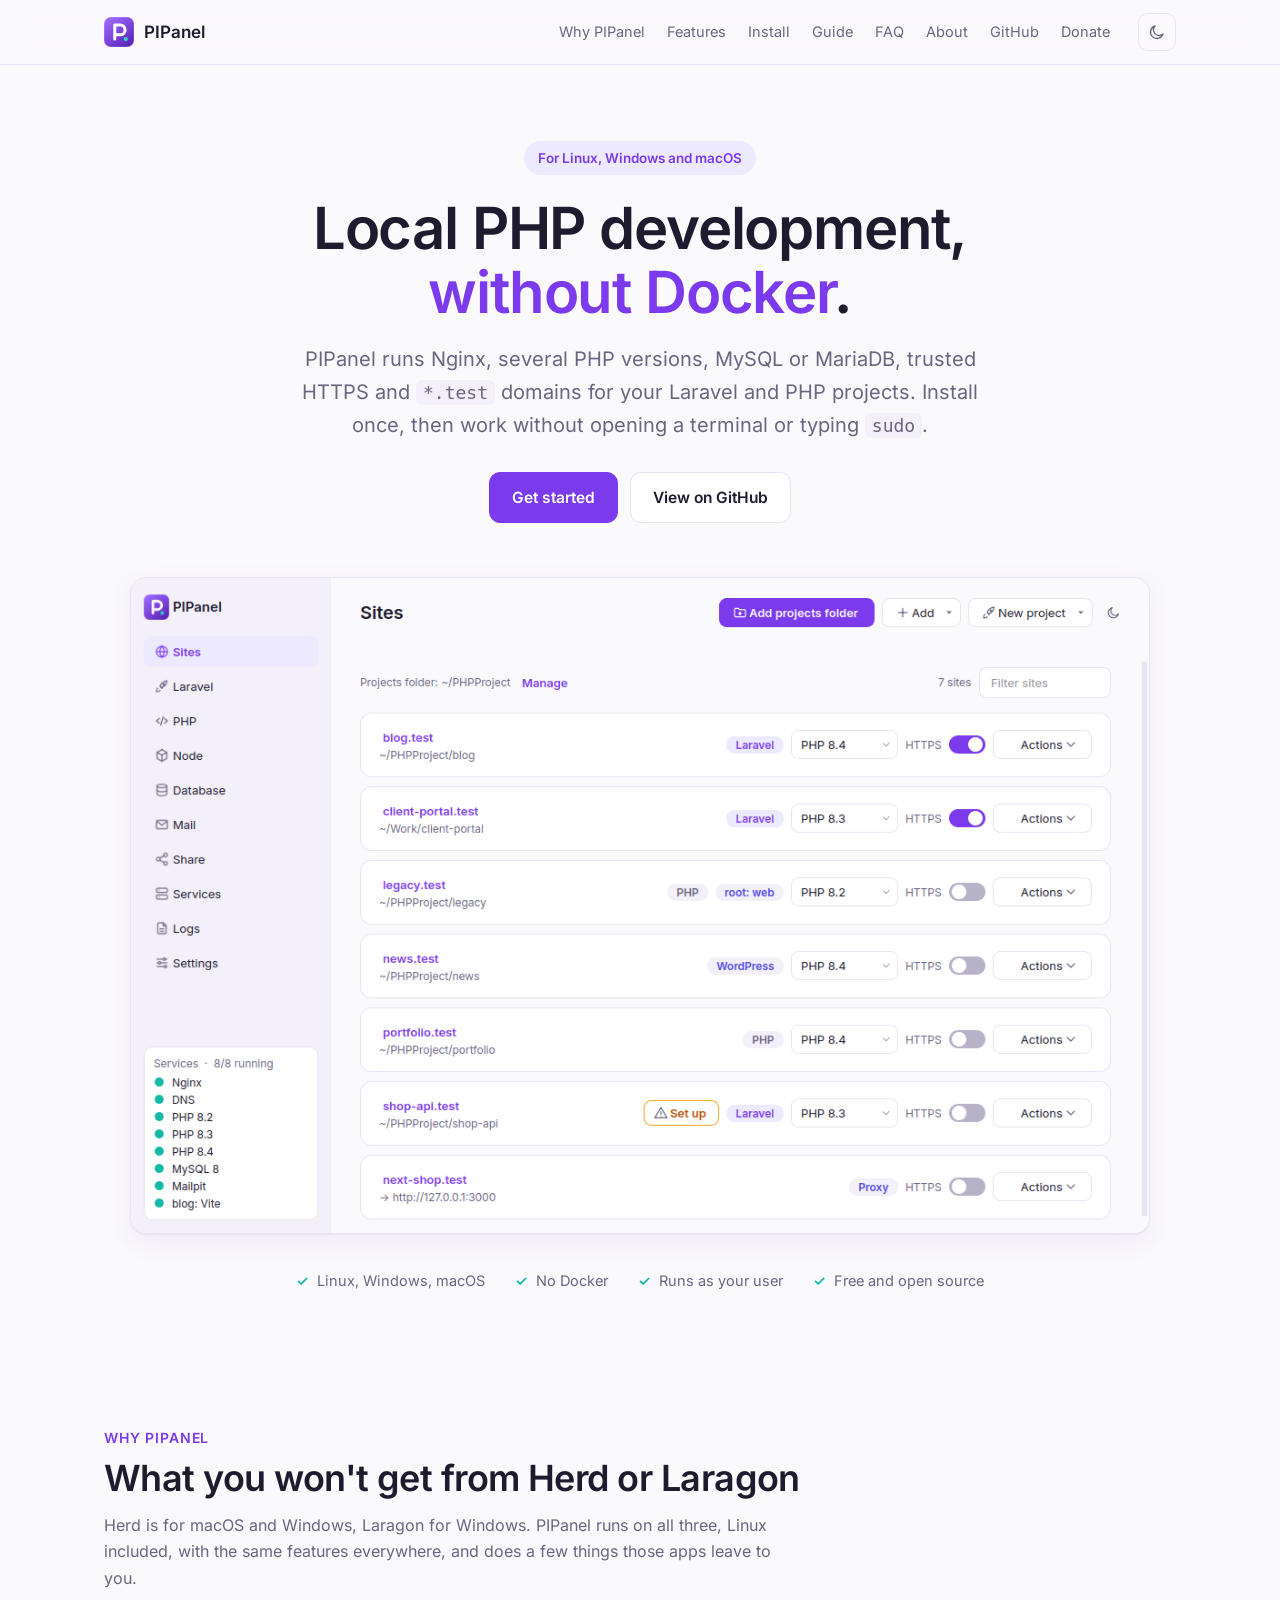
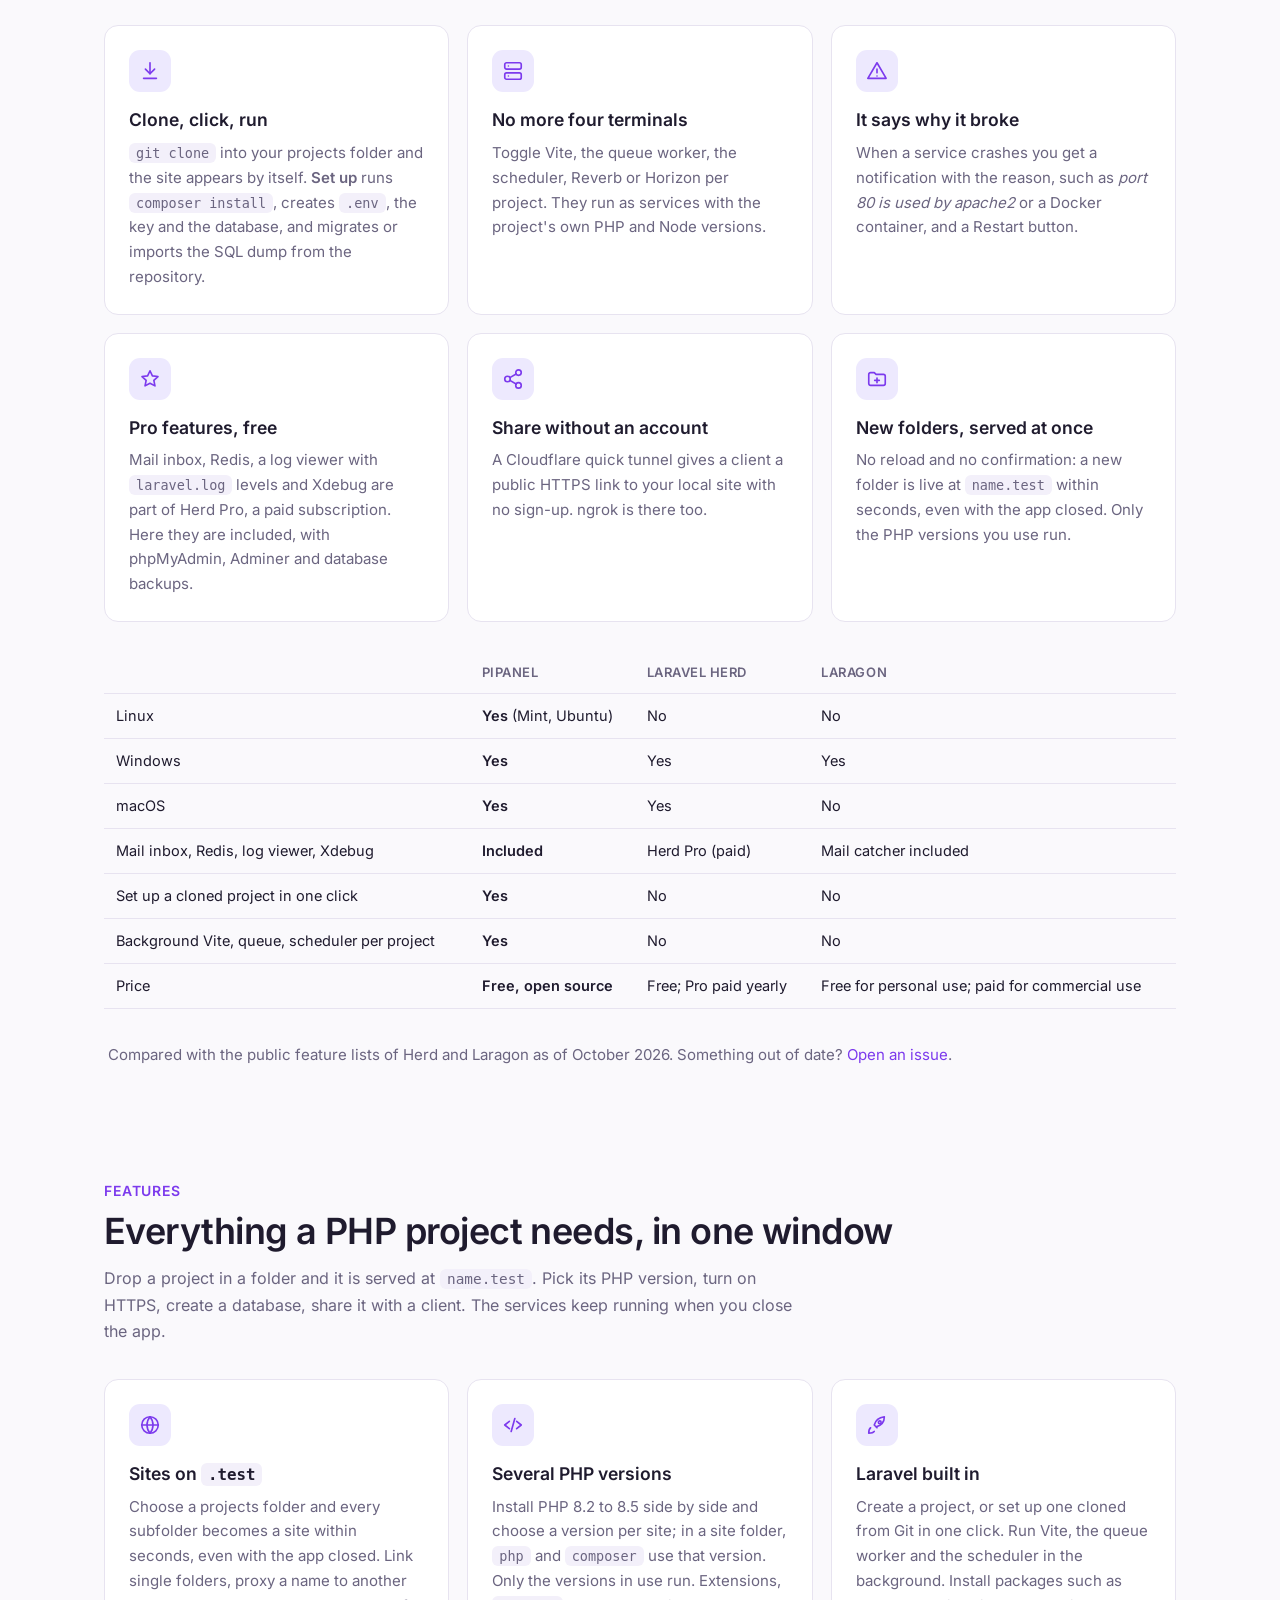
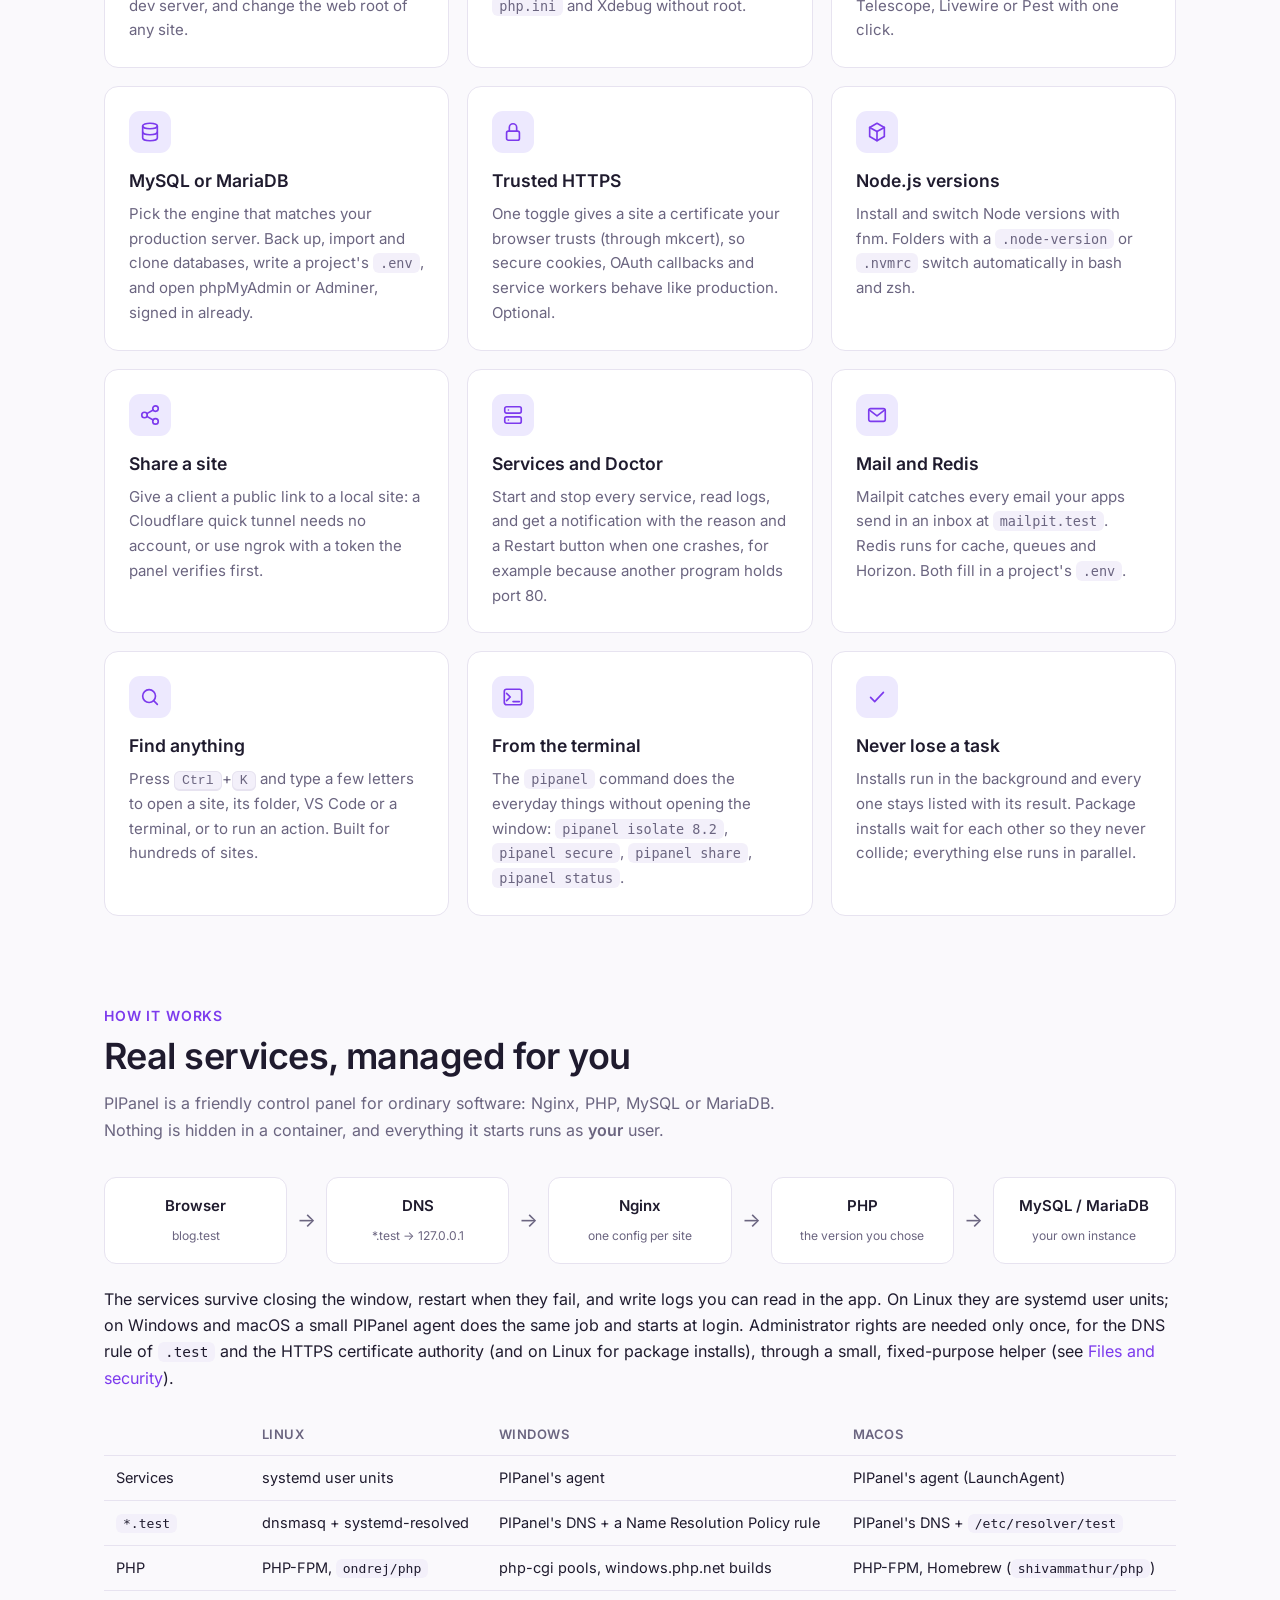
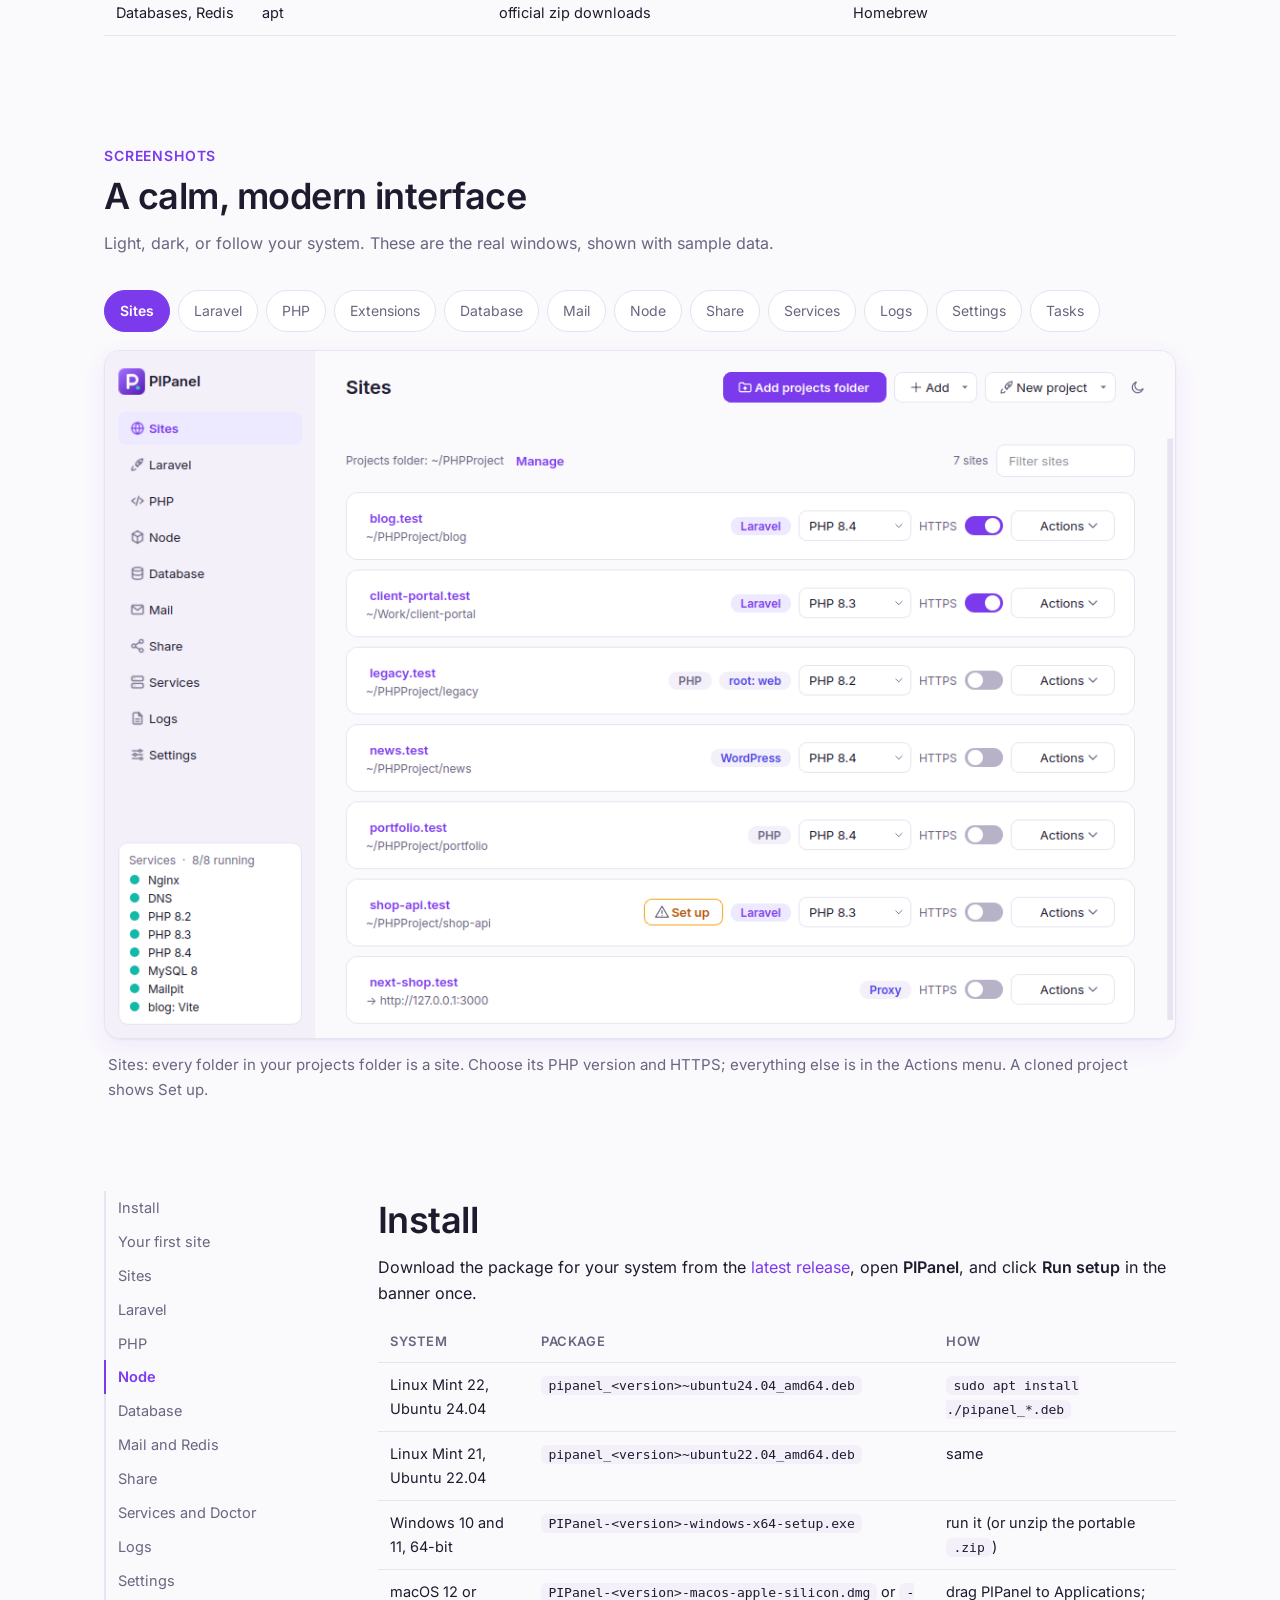
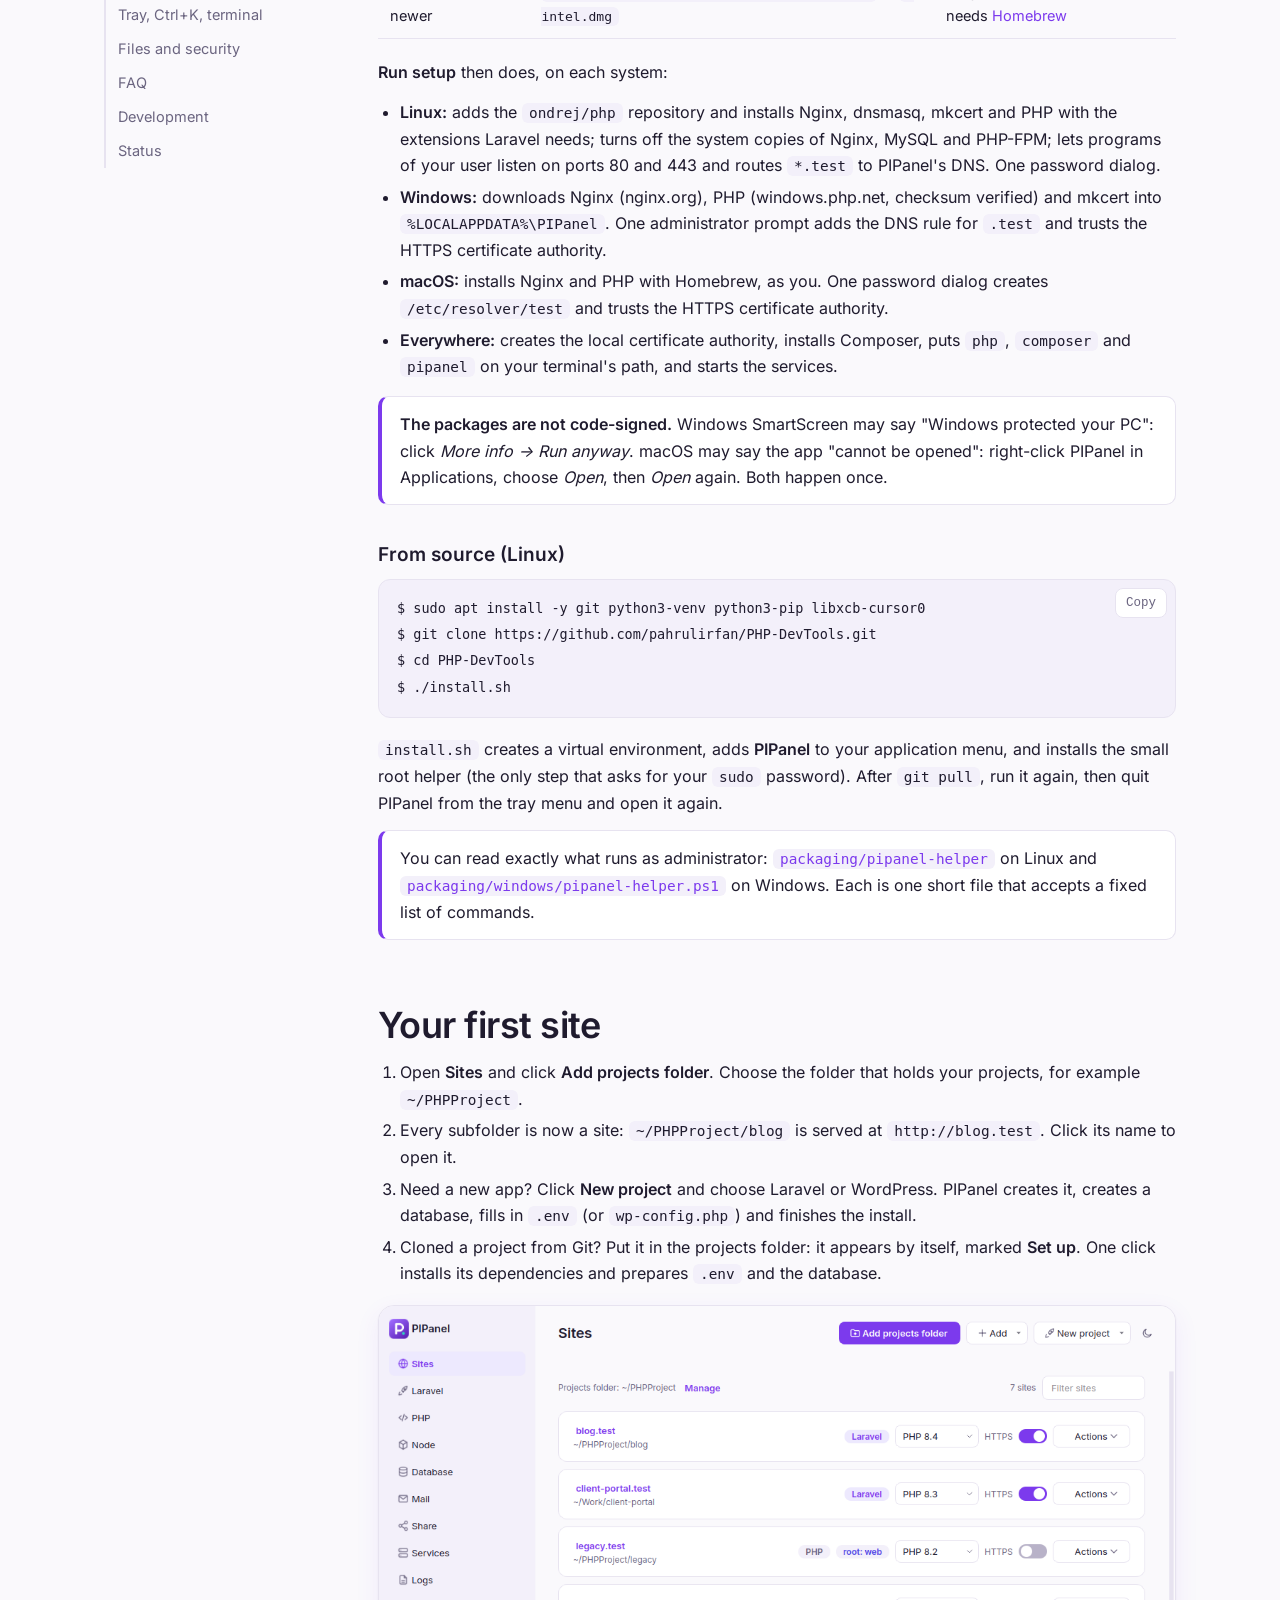
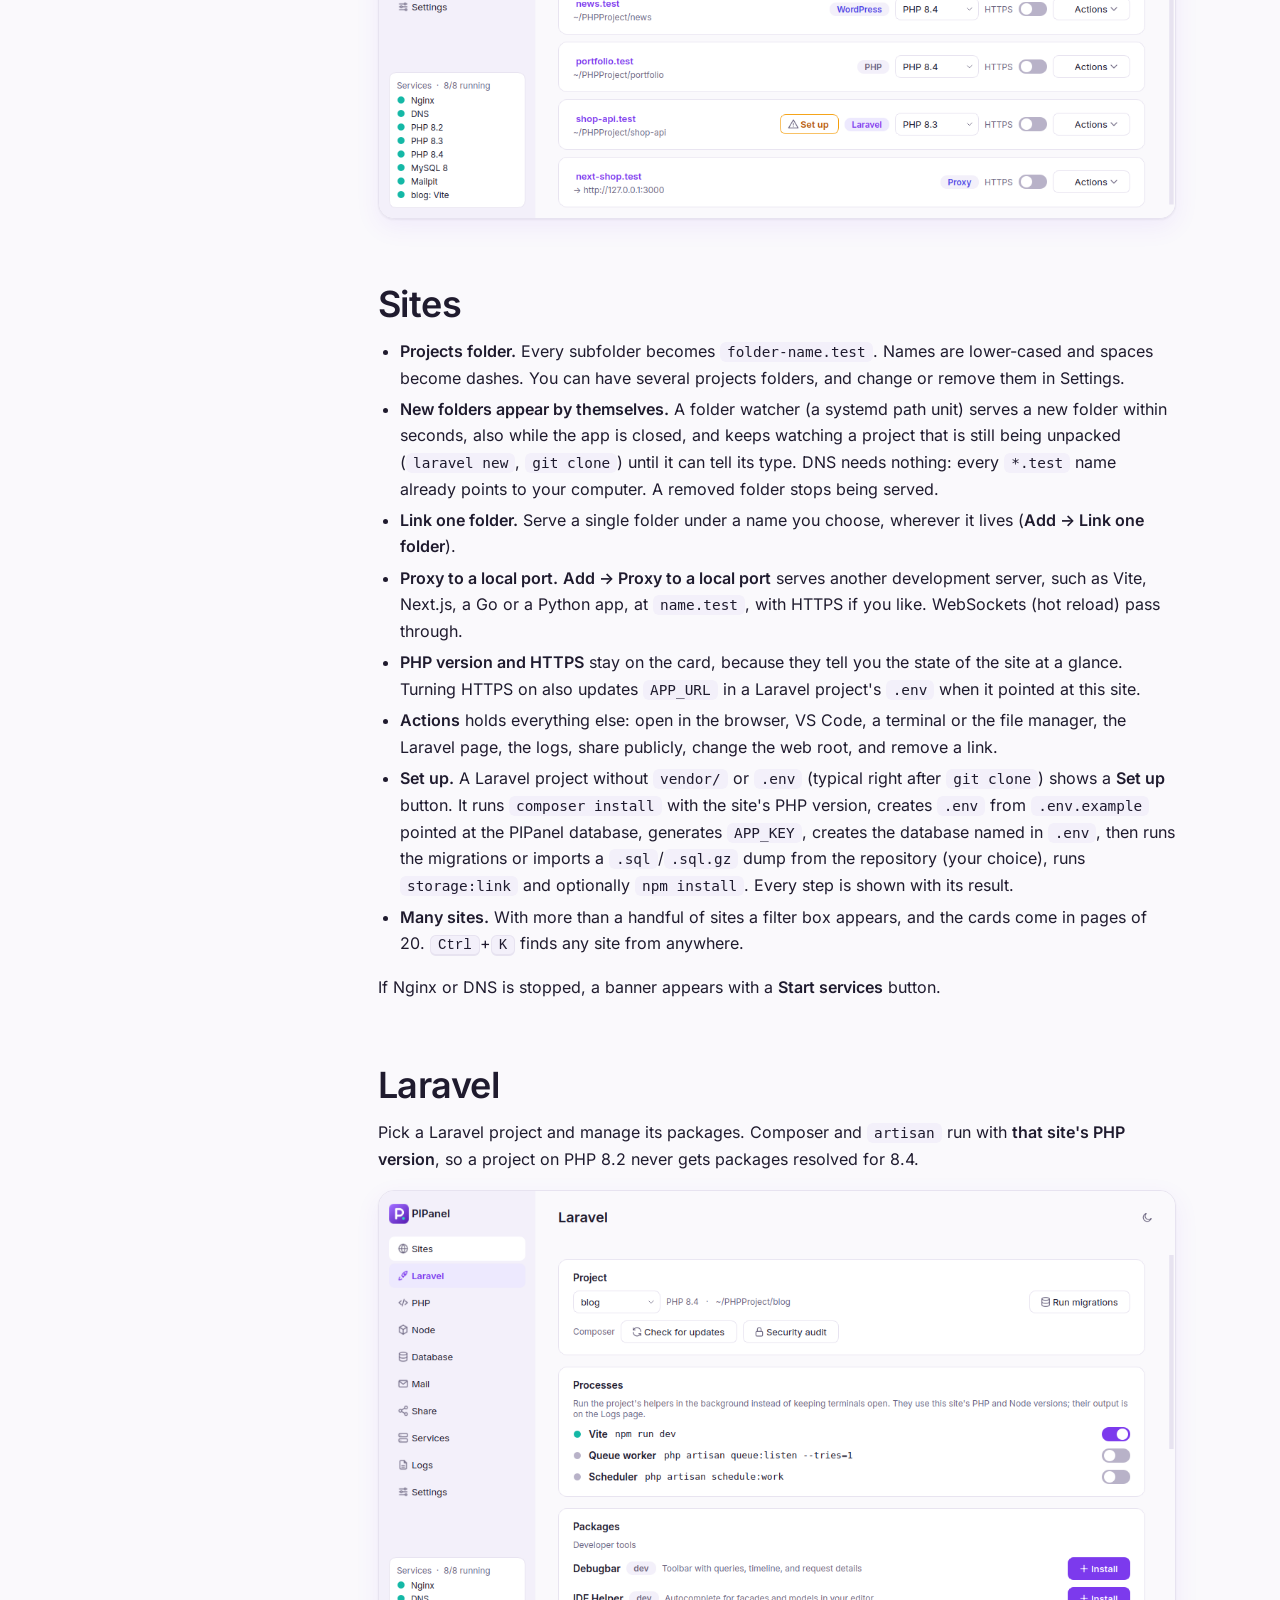
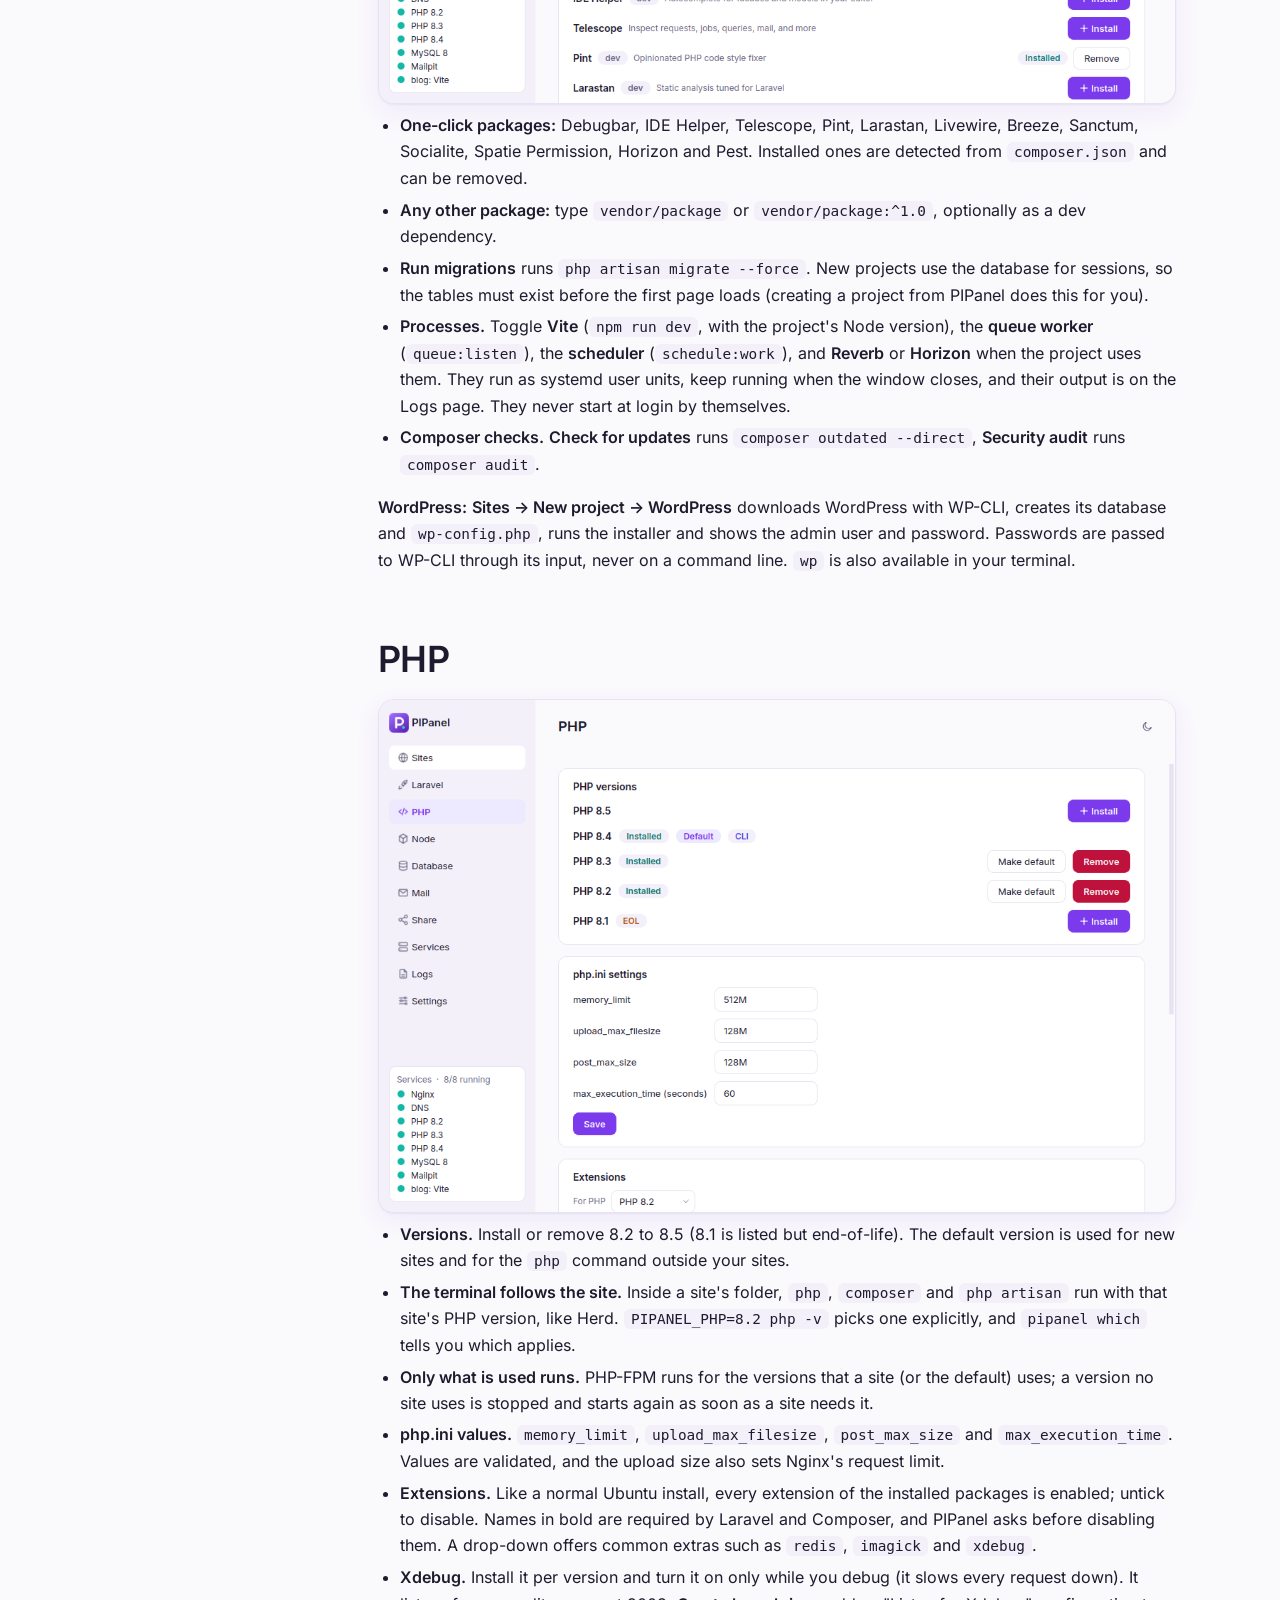
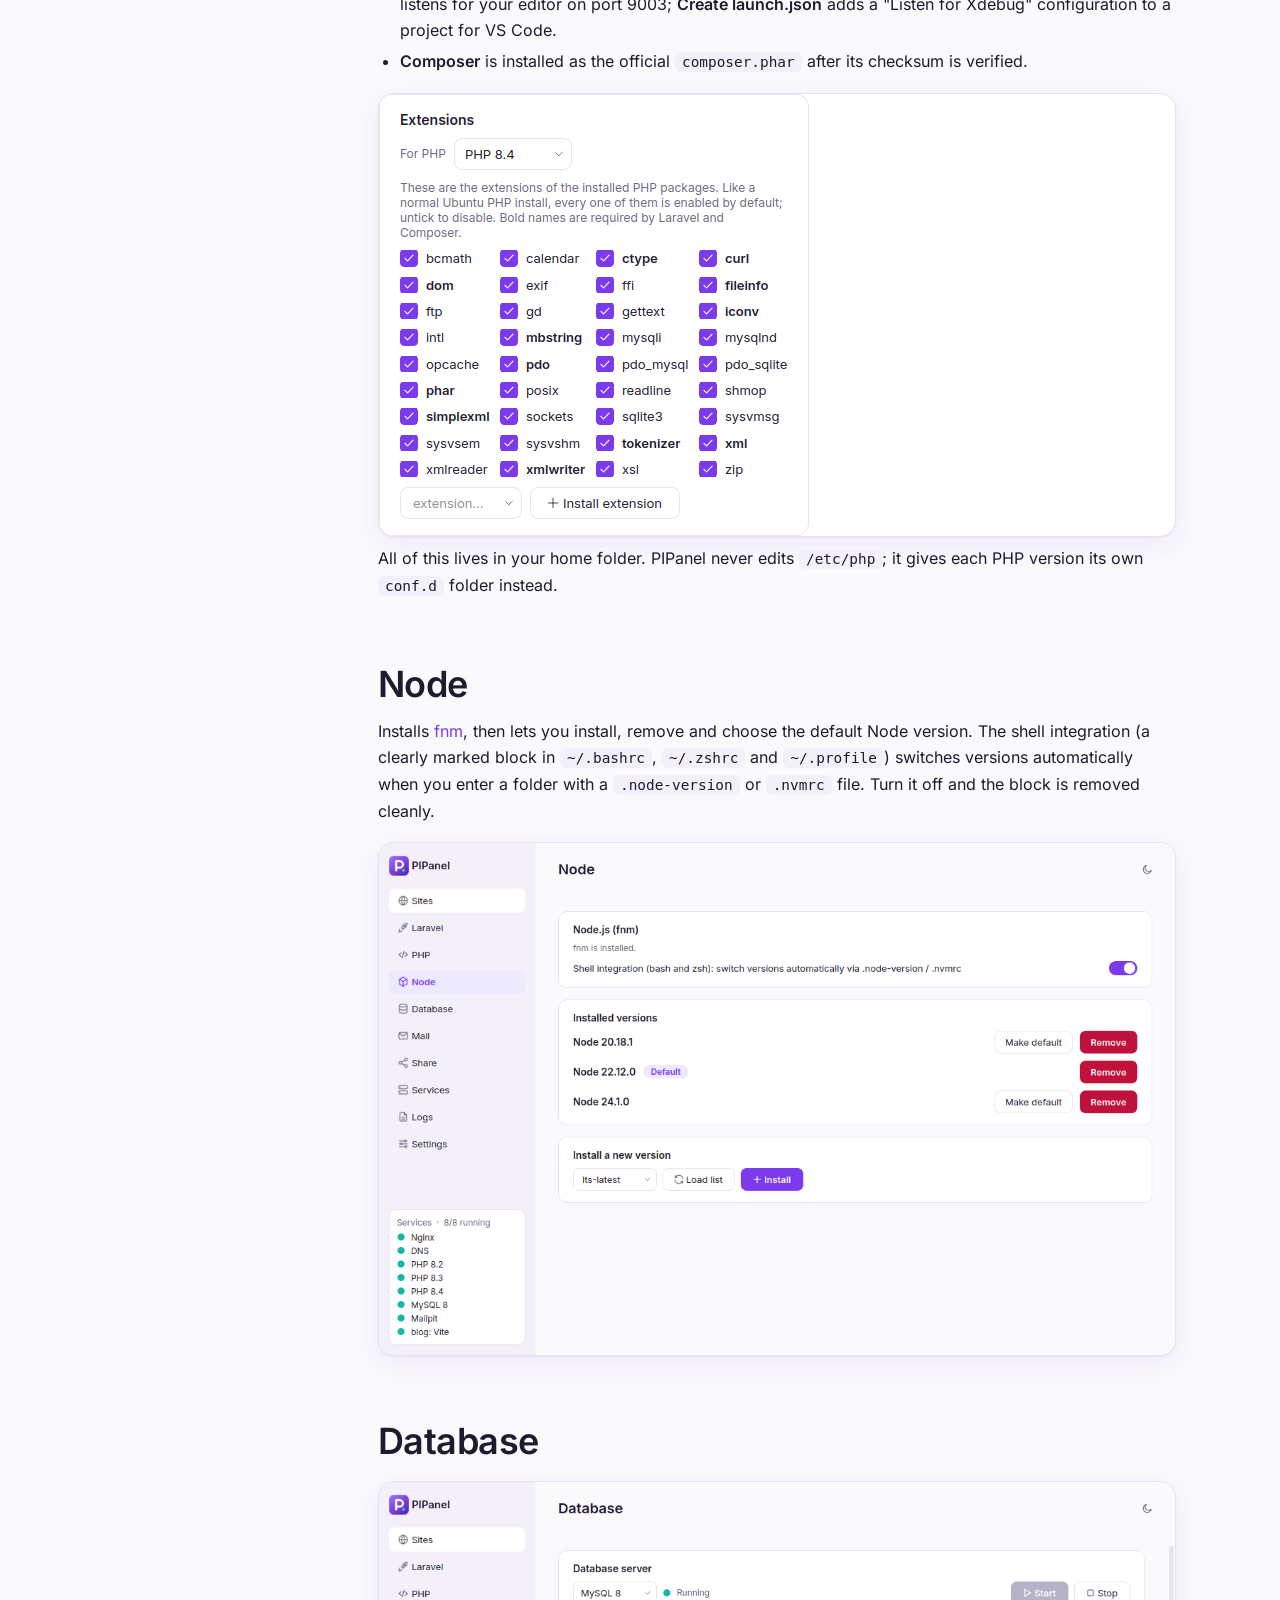
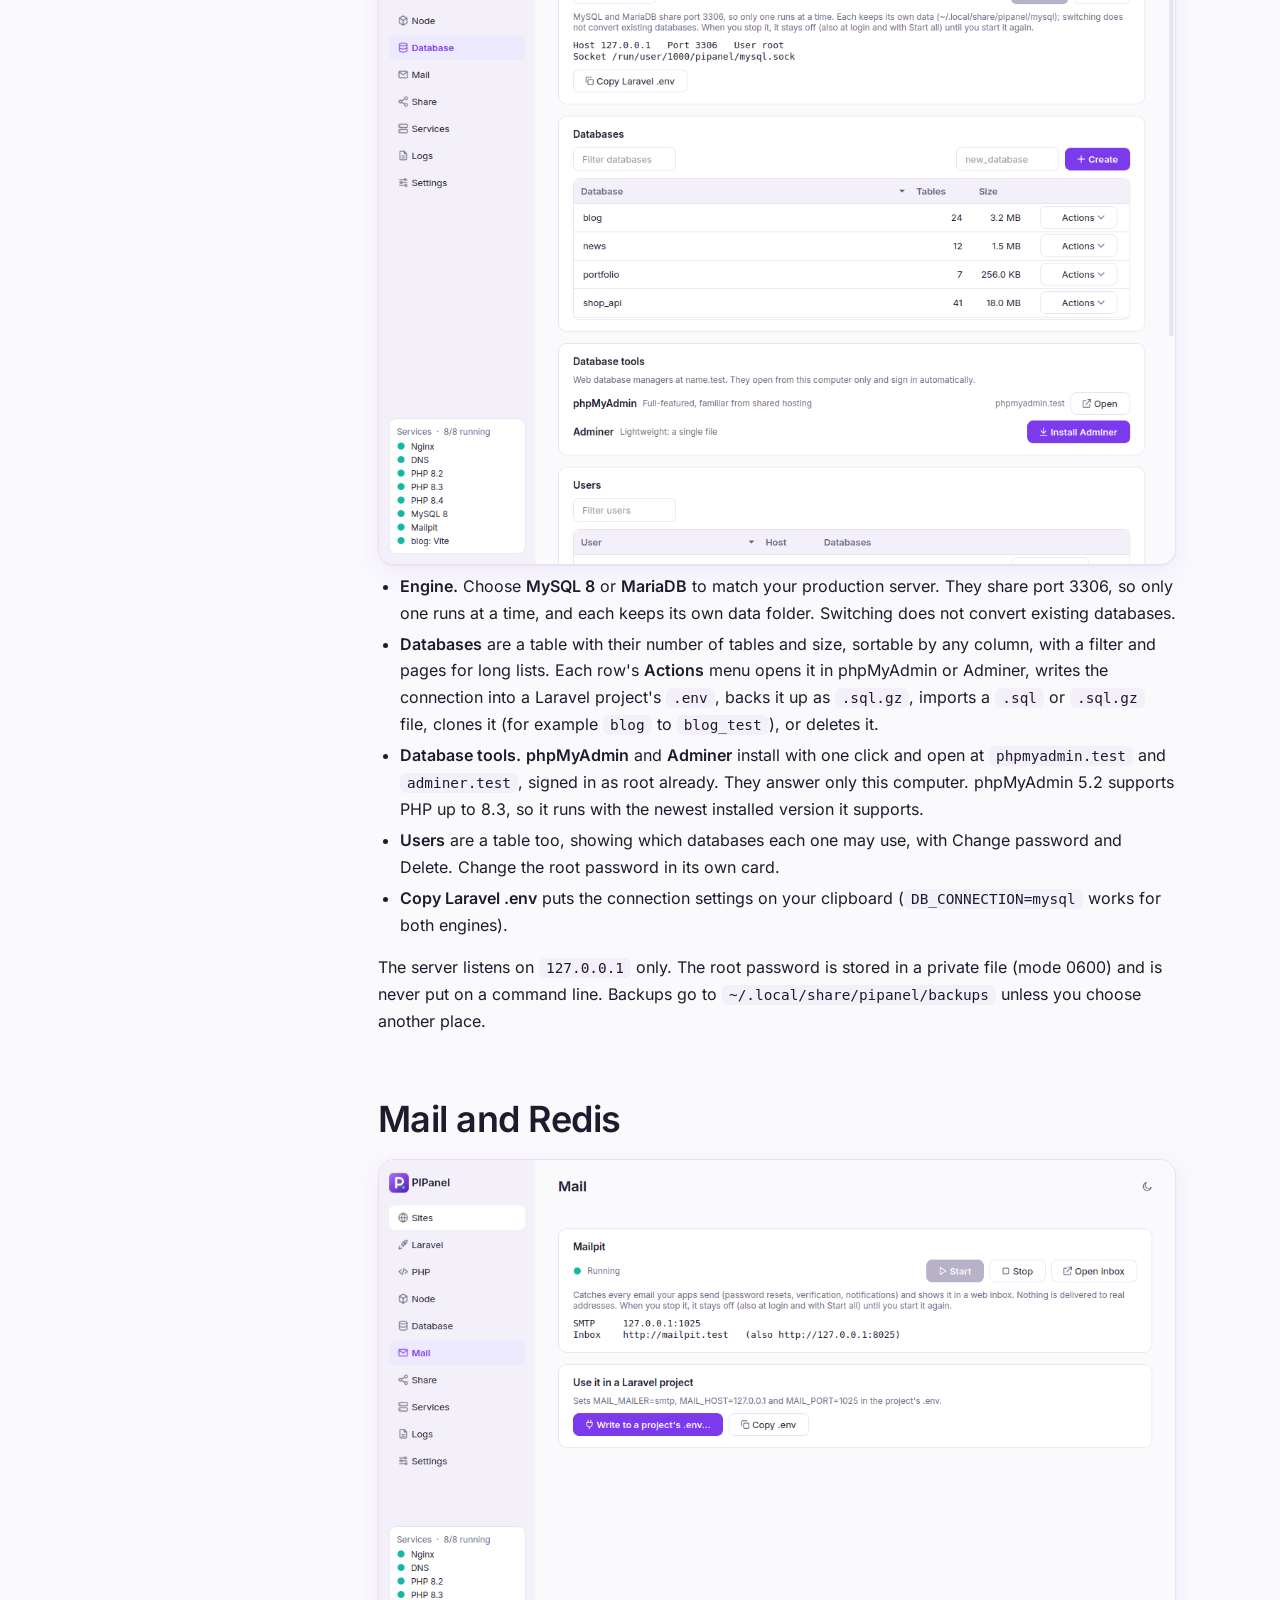
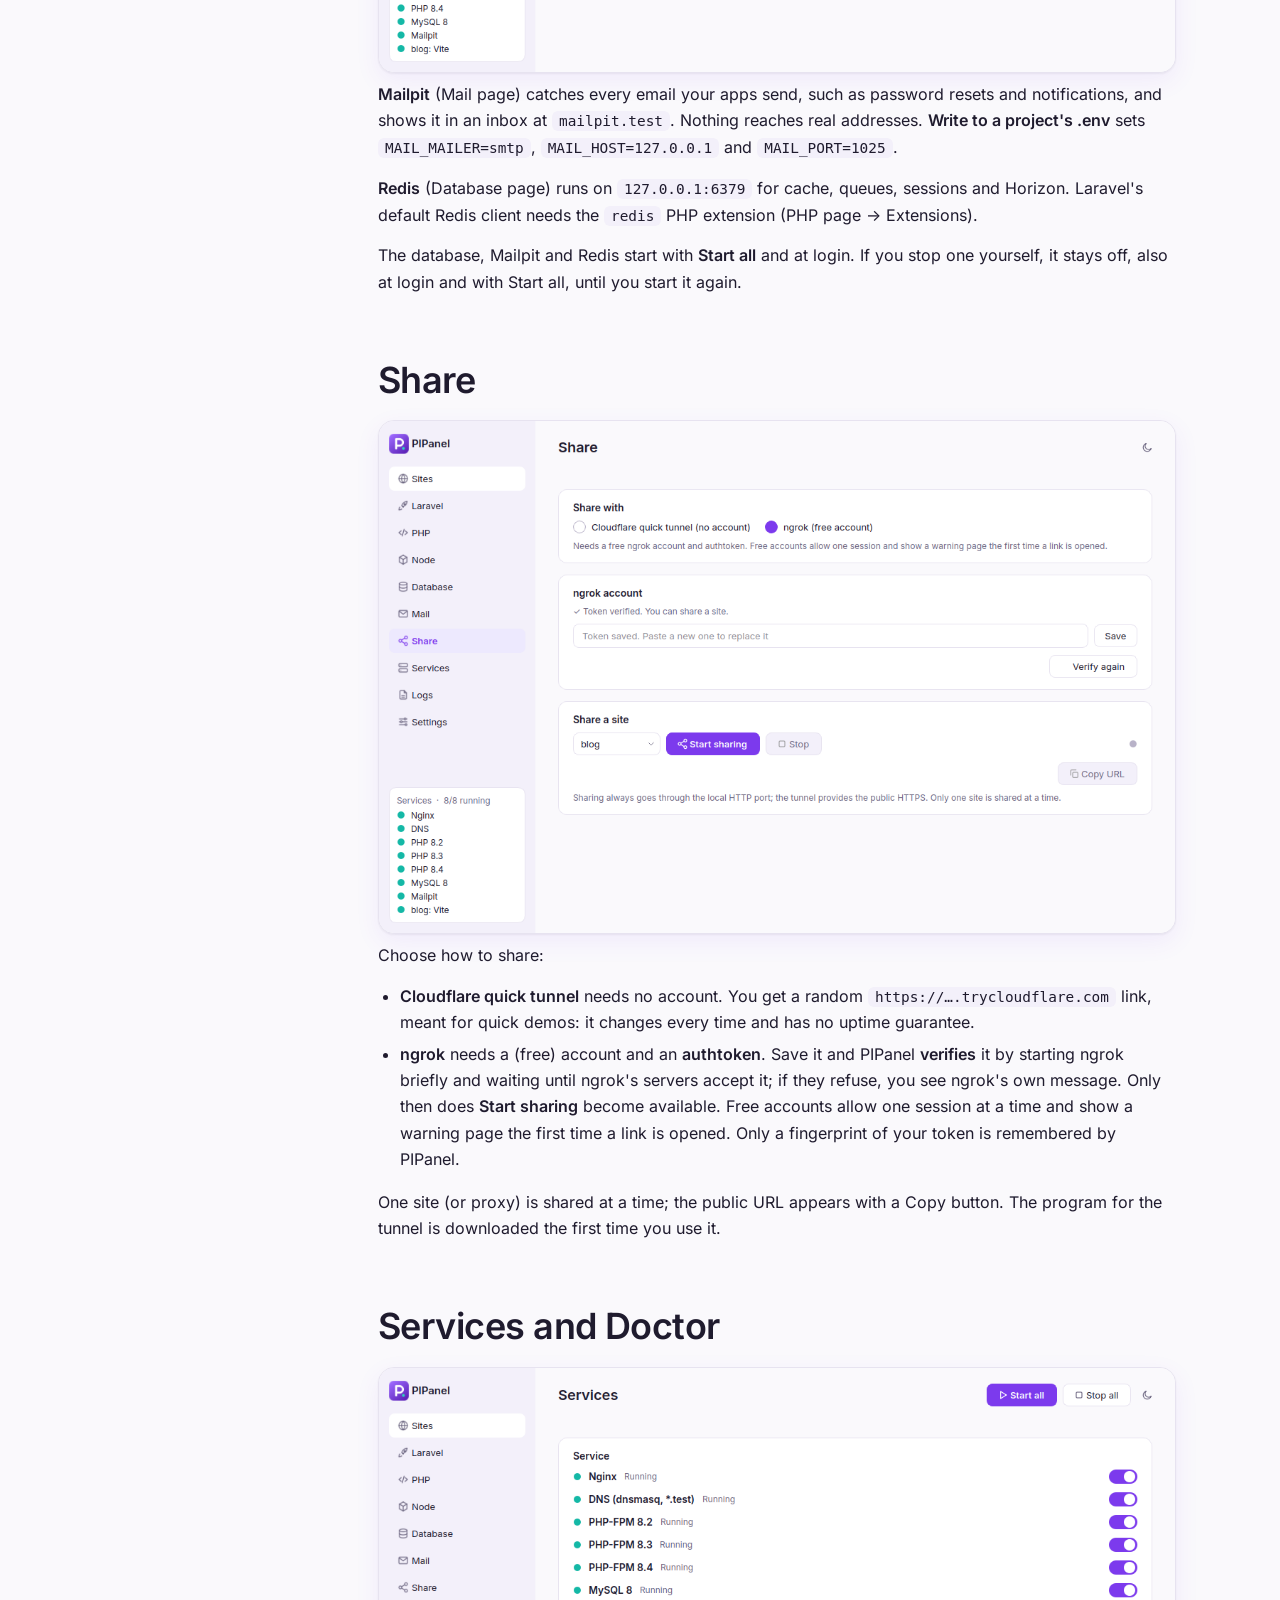
<file: docs/index.html>
<!doctype html>
<html lang="en">
<head>
<meta charset="utf-8">
<meta name="viewport" content="width=device-width, initial-scale=1">
<title>PIPanel: local PHP development for Linux, Windows and macOS, without Docker</title>
<meta name="description" content="PIPanel is a desktop app for Linux, Windows and macOS that runs Nginx, several PHP versions, MySQL or MariaDB, trusted HTTPS and *.test domains for your Laravel and PHP projects, with no Docker and no daily administrator password.">
<meta name="theme-color" content="#7c3aed">
<link rel="icon" type="image/svg+xml" href="assets/logo.svg">
<link rel="preload" href="assets/fonts/Inter-Regular.woff2" as="font" type="font/woff2" crossorigin>
<link rel="stylesheet" href="assets/css/site.css">
<meta property="og:title" content="PIPanel: local PHP development for Linux, Windows and macOS, without Docker">
<meta property="og:description" content="Nginx, multiple PHP versions, MySQL or MariaDB, HTTPS and *.test domains in one desktop app.">
<meta property="og:type" content="website">
<meta property="og:image" content="https://pahrulirfan.github.io/PHP-DevTools/assets/img/light-sites.png">
<script>/* avoid a flash of the wrong theme */ try { var t = localStorage.getItem("pipanel-theme"); if (t === "light" || t === "dark") document.documentElement.setAttribute("data-theme", t); } catch (e) {}</script>
</head>
<body>
<a class="skip" href="#main">Skip to content</a>

<header class="bar">
  <div class="wrap">
    <a class="brand" href="#top"><img src="assets/logo.svg" alt="" width="30" height="30">PIPanel</a>
    <nav class="nav" id="nav" aria-label="Main">
      <a href="#why">Why PIPanel</a>
      <a href="#features">Features</a>
      <a href="#install">Install</a>
      <a href="#sites">Guide</a>
      <a href="#faq">FAQ</a>
      <a href="about.html">About</a>
      <a href="https://github.com/pahrulirfan/PHP-DevTools">GitHub</a>
      <a href="donate.html">Donate</a>
    </nav>
    <button class="icon-btn" id="theme" type="button" aria-label="Switch theme" title="Switch theme">
      <svg viewBox="0 0 24 24" fill="none" stroke="currentColor" stroke-width="1.8" stroke-linecap="round" stroke-linejoin="round" aria-hidden="true"><path d="M20 14.5A8.5 8.5 0 1 1 9.5 4a7 7 0 0 0 10.5 10.5z"/></svg>
    </button>
    <button class="icon-btn menu-btn" id="menu" type="button" aria-label="Menu" aria-expanded="false" aria-controls="nav">
      <svg viewBox="0 0 24 24" fill="none" stroke="currentColor" stroke-width="1.8" stroke-linecap="round" aria-hidden="true"><path d="M4 7h16M4 12h16M4 17h16"/></svg>
    </button>
  </div>
</header>

<main id="main">
<div id="top"></div>

<!-- ============ HERO ============ -->
<div class="hero">
  <div class="wrap">
    <span class="eyebrow">For Linux, Windows and macOS</span>
    <h1>Local PHP development, <em>without Docker</em>.</h1>
    <p class="lead">PIPanel runs Nginx, several PHP versions, MySQL or MariaDB, trusted HTTPS and <code>*.test</code> domains for your Laravel and PHP projects. Install once, then work without opening a terminal or typing <code>sudo</code>.</p>
    <div class="cta">
      <a class="btn primary" href="#install">Get started</a>
      <a class="btn" href="https://github.com/pahrulirfan/PHP-DevTools">View on GitHub</a>
    </div>
    <div class="hero-shot"><img data-shot="sites" src="assets/img/light-sites.png" width="1120" height="720" alt="PIPanel Sites page: a list of local sites such as blog.test and shop-api.test with PHP version pickers and HTTPS toggles"></div>
    <ul class="facts">
      <li>Linux, Windows, macOS</li><li>No Docker</li><li>Runs as your user</li><li>Free and open source</li>
    </ul>
  </div>
</div>

<!-- ============ WHY ============ -->
<section id="why">
  <div class="wrap">
    <div class="kicker">Why PIPanel</div>
    <h2>What you won't get from Herd or Laragon</h2>
    <p class="sub">Herd is for macOS and Windows, Laragon for Windows. PIPanel runs on all three, Linux included, with the same features everywhere, and does a few things those apps leave to you.</p>
    <div class="grid">
      <div class="card"><div class="ico"><svg viewBox="0 0 24 24" fill="none" stroke="currentColor" stroke-width="1.8" stroke-linecap="round" stroke-linejoin="round"><path d="M12 3v12"/><path d="m7 10 5 5 5-5"/><path d="M5 20h14"/></svg></div>
        <h3>Clone, click, run</h3><p><code>git clone</code> into your projects folder and the site appears by itself. <strong>Set up</strong> runs <code>composer install</code>, creates <code>.env</code>, the key and the database, and migrates or imports the SQL dump from the repository.</p></div>
      <div class="card"><div class="ico"><svg viewBox="0 0 24 24" fill="none" stroke="currentColor" stroke-width="1.8" stroke-linecap="round" stroke-linejoin="round"><rect x="3" y="3" width="18" height="7" rx="2"/><rect x="3" y="14" width="18" height="7" rx="2"/><path d="M7 6.5h.01M7 17.5h.01"/></svg></div>
        <h3>No more four terminals</h3><p>Toggle Vite, the queue worker, the scheduler, Reverb or Horizon per project. They run as services with the project's own PHP and Node versions.</p></div>
      <div class="card"><div class="ico"><svg viewBox="0 0 24 24" fill="none" stroke="currentColor" stroke-width="1.8" stroke-linecap="round" stroke-linejoin="round"><path d="M12 3 2 20h20z"/><path d="M12 10v4M12 17.5h.01"/></svg></div>
        <h3>It says why it broke</h3><p>When a service crashes you get a notification with the reason, such as <em>port 80 is used by apache2</em> or a Docker container, and a Restart button.</p></div>
      <div class="card"><div class="ico"><svg viewBox="0 0 24 24" fill="none" stroke="currentColor" stroke-width="1.8" stroke-linecap="round" stroke-linejoin="round"><path d="m12 3 2.6 5.6 6.1.7-4.5 4.2 1.2 6L12 16.6 6.6 19.5l1.2-6-4.5-4.2 6.1-.7z"/></svg></div>
        <h3>Pro features, free</h3><p>Mail inbox, Redis, a log viewer with <code>laravel.log</code> levels and Xdebug are part of Herd Pro, a paid subscription. Here they are included, with phpMyAdmin, Adminer and database backups.</p></div>
      <div class="card"><div class="ico"><svg viewBox="0 0 24 24" fill="none" stroke="currentColor" stroke-width="1.8" stroke-linecap="round" stroke-linejoin="round"><circle cx="18" cy="5" r="3"/><circle cx="6" cy="12" r="3"/><circle cx="18" cy="19" r="3"/><path d="m8.6 13.5 6.8 4"/><path d="m15.4 6.5-6.8 4"/></svg></div>
        <h3>Share without an account</h3><p>A Cloudflare quick tunnel gives a client a public HTTPS link to your local site with no sign-up. ngrok is there too.</p></div>
      <div class="card"><div class="ico"><svg viewBox="0 0 24 24" fill="none" stroke="currentColor" stroke-width="1.8" stroke-linecap="round" stroke-linejoin="round"><path d="M3 7a2 2 0 0 1 2-2h4l2 2h8a2 2 0 0 1 2 2v8a2 2 0 0 1-2 2H5a2 2 0 0 1-2-2z"/><path d="M12 11v5M9.5 13.5h5"/></svg></div>
        <h3>New folders, served at once</h3><p>No reload and no confirmation: a new folder is live at <code>name.test</code> within seconds, even with the app closed. Only the PHP versions you use run.</p></div>
    </div>
    <div class="table-wrap" style="margin-top:30px"><table>
      <thead><tr><th></th><th>PIPanel</th><th>Laravel Herd</th><th>Laragon</th></tr></thead>
      <tbody>
        <tr><td>Linux</td><td><strong>Yes</strong> (Mint, Ubuntu)</td><td>No</td><td>No</td></tr>
        <tr><td>Windows</td><td><strong>Yes</strong></td><td>Yes</td><td>Yes</td></tr>
        <tr><td>macOS</td><td><strong>Yes</strong></td><td>Yes</td><td>No</td></tr>
        <tr><td>Mail inbox, Redis, log viewer, Xdebug</td><td><strong>Included</strong></td><td>Herd Pro (paid)</td><td>Mail catcher included</td></tr>
        <tr><td>Set up a cloned project in one click</td><td><strong>Yes</strong></td><td>No</td><td>No</td></tr>
        <tr><td>Background Vite, queue, scheduler per project</td><td><strong>Yes</strong></td><td>No</td><td>No</td></tr>
        <tr><td>Price</td><td><strong>Free, open source</strong></td><td>Free; Pro paid yearly</td><td>Free for personal use; paid for commercial use</td></tr>
      </tbody>
    </table></div>
    <p class="caption">Compared with the public feature lists of Herd and Laragon as of October 2026. Something out of date? <a href="https://github.com/pahrulirfan/PHP-DevTools/issues">Open an issue</a>.</p>
  </div>
</section>

<!-- ============ FEATURES ============ -->
<section id="features">
  <div class="wrap">
    <div class="kicker">Features</div>
    <h2>Everything a PHP project needs, in one window</h2>
    <p class="sub">Drop a project in a folder and it is served at <code>name.test</code>. Pick its PHP version, turn on HTTPS, create a database, share it with a client. The services keep running when you close the app.</p>
    <div class="grid">
      <div class="card"><div class="ico"><svg viewBox="0 0 24 24" fill="none" stroke="currentColor" stroke-width="1.8" stroke-linecap="round" stroke-linejoin="round"><circle cx="12" cy="12" r="9"/><path d="M3 12h18"/><path d="M12 3a14 14 0 0 1 0 18a14 14 0 0 1 0-18"/></svg></div>
        <h3>Sites on <code>.test</code></h3><p>Choose a projects folder and every subfolder becomes a site within seconds, even with the app closed. Link single folders, proxy a name to another dev server, and change the web root of any site.</p></div>
      <div class="card"><div class="ico"><svg viewBox="0 0 24 24" fill="none" stroke="currentColor" stroke-width="1.8" stroke-linecap="round" stroke-linejoin="round"><path d="m8 8-5 4 5 4"/><path d="m16 8 5 4-5 4"/><path d="m14 5-4 14"/></svg></div>
        <h3>Several PHP versions</h3><p>Install PHP 8.2 to 8.5 side by side and choose a version per site; in a site folder, <code>php</code> and <code>composer</code> use that version. Only the versions in use run. Extensions, <code>php.ini</code> and Xdebug without root.</p></div>
      <div class="card"><div class="ico"><svg viewBox="0 0 24 24" fill="none" stroke="currentColor" stroke-width="1.8" stroke-linecap="round" stroke-linejoin="round"><path d="M5 15c-1.5 1-2 4-2 6 2 0 5-.5 6-2"/><path d="M12 15 9 12c1-4 4-8 11-9 0 7-5 10-9 11z"/><circle cx="15" cy="9" r="1.5"/></svg></div>
        <h3>Laravel built in</h3><p>Create a project, or set up one cloned from Git in one click. Run Vite, the queue worker and the scheduler in the background. Install packages such as Telescope, Livewire or Pest with one click.</p></div>
      <div class="card"><div class="ico"><svg viewBox="0 0 24 24" fill="none" stroke="currentColor" stroke-width="1.8" stroke-linecap="round" stroke-linejoin="round"><ellipse cx="12" cy="5.5" rx="8" ry="3"/><path d="M4 5.5v13c0 1.7 3.6 3 8 3s8-1.3 8-3v-13"/><path d="M4 12c0 1.7 3.6 3 8 3s8-1.3 8-3"/></svg></div>
        <h3>MySQL or MariaDB</h3><p>Pick the engine that matches your production server. Back up, import and clone databases, write a project's <code>.env</code>, and open phpMyAdmin or Adminer, signed in already.</p></div>
      <div class="card"><div class="ico"><svg viewBox="0 0 24 24" fill="none" stroke="currentColor" stroke-width="1.8" stroke-linecap="round" stroke-linejoin="round"><rect x="5" y="11" width="14" height="10" rx="2"/><path d="M8 11V7a4 4 0 0 1 8 0v4"/></svg></div>
        <h3>Trusted HTTPS</h3><p>One toggle gives a site a certificate your browser trusts (through mkcert), so secure cookies, OAuth callbacks and service workers behave like production. Optional.</p></div>
      <div class="card"><div class="ico"><svg viewBox="0 0 24 24" fill="none" stroke="currentColor" stroke-width="1.8" stroke-linecap="round" stroke-linejoin="round"><path d="M12 2.5 20 7v10l-8 4.5L4 17V7z"/><path d="m4 7 8 4.5L20 7"/><path d="M12 11.5v10"/></svg></div>
        <h3>Node.js versions</h3><p>Install and switch Node versions with fnm. Folders with a <code>.node-version</code> or <code>.nvmrc</code> switch automatically in bash and zsh.</p></div>
      <div class="card"><div class="ico"><svg viewBox="0 0 24 24" fill="none" stroke="currentColor" stroke-width="1.8" stroke-linecap="round" stroke-linejoin="round"><circle cx="18" cy="5" r="3"/><circle cx="6" cy="12" r="3"/><circle cx="18" cy="19" r="3"/><path d="m8.6 13.5 6.8 4"/><path d="m15.4 6.5-6.8 4"/></svg></div>
        <h3>Share a site</h3><p>Give a client a public link to a local site: a Cloudflare quick tunnel needs no account, or use ngrok with a token the panel verifies first.</p></div>
      <div class="card"><div class="ico"><svg viewBox="0 0 24 24" fill="none" stroke="currentColor" stroke-width="1.8" stroke-linecap="round" stroke-linejoin="round"><rect x="3" y="3" width="18" height="7" rx="2"/><rect x="3" y="14" width="18" height="7" rx="2"/><path d="M7 6.5h.01M7 17.5h.01"/></svg></div>
        <h3>Services and Doctor</h3><p>Start and stop every service, read logs, and get a notification with the reason and a Restart button when one crashes, for example because another program holds port 80.</p></div>
      <div class="card"><div class="ico"><svg viewBox="0 0 24 24" fill="none" stroke="currentColor" stroke-width="1.8" stroke-linecap="round" stroke-linejoin="round"><rect x="3" y="5" width="18" height="14" rx="2"/><path d="m3.5 6.5 8.5 6.5 8.5-6.5"/></svg></div>
        <h3>Mail and Redis</h3><p>Mailpit catches every email your apps send in an inbox at <code>mailpit.test</code>. Redis runs for cache, queues and Horizon. Both fill in a project's <code>.env</code>.</p></div>
      <div class="card"><div class="ico"><svg viewBox="0 0 24 24" fill="none" stroke="currentColor" stroke-width="1.8" stroke-linecap="round" stroke-linejoin="round"><circle cx="11" cy="11" r="7"/><path d="m20 20-4-4"/></svg></div>
        <h3>Find anything</h3><p>Press <kbd>Ctrl</kbd>+<kbd>K</kbd> and type a few letters to open a site, its folder, VS Code or a terminal, or to run an action. Built for hundreds of sites.</p></div>
      <div class="card"><div class="ico"><svg viewBox="0 0 24 24" fill="none" stroke="currentColor" stroke-width="1.8" stroke-linecap="round" stroke-linejoin="round"><path d="m5 8 4 4-4 4"/><path d="M12 17h7"/><rect x="2.5" y="3.5" width="19" height="17" rx="2.5"/></svg></div>
        <h3>From the terminal</h3><p>The <code>pipanel</code> command does the everyday things without opening the window: <code>pipanel isolate 8.2</code>, <code>pipanel secure</code>, <code>pipanel share</code>, <code>pipanel status</code>.</p></div>
      <div class="card"><div class="ico"><svg viewBox="0 0 24 24" fill="none" stroke="currentColor" stroke-width="1.8" stroke-linecap="round" stroke-linejoin="round"><path d="m5 12.5 4.5 4.5L19 7"/></svg></div>
        <h3>Never lose a task</h3><p>Installs run in the background and every one stays listed with its result. Package installs wait for each other so they never collide; everything else runs in parallel.</p></div>
    </div>
  </div>
</section>

<!-- ============ HOW IT WORKS ============ -->
<section id="how">
  <div class="wrap">
    <div class="kicker">How it works</div>
    <h2>Real services, managed for you</h2>
    <p class="sub">PIPanel is a friendly control panel for ordinary software: Nginx, PHP, MySQL or MariaDB. Nothing is hidden in a container, and everything it starts runs as <strong>your</strong> user.</p>
    <div class="flow" role="img" aria-label="Request path: browser, dnsmasq, Nginx, PHP-FPM, database">
      <div class="step"><b>Browser</b><small>blog.test</small></div><span class="arrow">→</span>
      <div class="step"><b>DNS</b><small>*.test → 127.0.0.1</small></div><span class="arrow">→</span>
      <div class="step"><b>Nginx</b><small>one config per site</small></div><span class="arrow">→</span>
      <div class="step"><b>PHP</b><small>the version you chose</small></div><span class="arrow">→</span>
      <div class="step"><b>MySQL / MariaDB</b><small>your own instance</small></div>
    </div>
    <p style="margin-top:22px">The services survive closing the window, restart when they fail, and write logs you can read in the app. On Linux they are systemd user units; on Windows and macOS a small PIPanel agent does the same job and starts at login. Administrator rights are needed only once, for the DNS rule of <code>.test</code> and the HTTPS certificate authority (and on Linux for package installs), through a small, fixed-purpose helper (see <a href="#security">Files and security</a>).</p>
    <div class="table-wrap" style="margin-top:22px"><table>
      <thead><tr><th></th><th>Linux</th><th>Windows</th><th>macOS</th></tr></thead>
      <tbody>
        <tr><td>Services</td><td>systemd user units</td><td>PIPanel's agent</td><td>PIPanel's agent (LaunchAgent)</td></tr>
        <tr><td><code>*.test</code></td><td>dnsmasq + systemd-resolved</td><td>PIPanel's DNS + a Name Resolution Policy rule</td><td>PIPanel's DNS + <code>/etc/resolver/test</code></td></tr>
        <tr><td>PHP</td><td>PHP-FPM, <code>ondrej/php</code></td><td>php-cgi pools, windows.php.net builds</td><td>PHP-FPM, Homebrew (<code>shivammathur/php</code>)</td></tr>
        <tr><td>Databases, Redis</td><td>apt</td><td>official zip downloads</td><td>Homebrew</td></tr>
      </tbody></table></div>
  </div>
</section>

<!-- ============ SCREENSHOTS ============ -->
<section id="screenshots">
  <div class="wrap">
    <div class="kicker">Screenshots</div>
    <h2>A calm, modern interface</h2>
    <p class="sub">Light, dark, or follow your system. These are the real windows, shown with sample data.</p>
    <div class="tabs" role="tablist" aria-label="Screenshots">
      <button class="tab" role="tab" aria-selected="true" data-shot="sites" data-alt="The Sites page" data-caption="Sites: every folder in your projects folder is a site. Choose its PHP version and HTTPS; everything else is in the Actions menu. A cloned project shows Set up.">Sites</button>
      <button class="tab" role="tab" aria-selected="false" tabindex="-1" data-shot="laravel" data-alt="The Laravel page" data-caption="Laravel: run Vite, the queue worker and the scheduler in the background, check Composer for updates and advisories, and install packages with the project's own PHP version.">Laravel</button>
      <button class="tab" role="tab" aria-selected="false" tabindex="-1" data-shot="php" data-alt="The PHP page" data-caption="PHP: install versions side by side, choose the default, edit common php.ini values, and turn Xdebug on while you debug.">PHP</button>
      <button class="tab" role="tab" aria-selected="false" tabindex="-1" data-shot="php-extensions" data-natural data-alt="PHP extensions" data-caption="Extensions: tick to enable. Names in bold are required by Laravel and Composer.">Extensions</button>
      <button class="tab" role="tab" aria-selected="false" tabindex="-1" data-shot="database" data-alt="The Database page" data-caption="Database: MySQL 8 or MariaDB. Each database has an Actions menu: open in phpMyAdmin or Adminer, back up, import, clone, or use in a project.">Database</button>
      <button class="tab" role="tab" aria-selected="false" tabindex="-1" data-shot="mail" data-alt="The Mail page" data-caption="Mail: Mailpit catches every email your apps send and shows it in a local inbox.">Mail</button>
      <button class="tab" role="tab" aria-selected="false" tabindex="-1" data-shot="node" data-alt="The Node page" data-caption="Node: install and switch versions with fnm.">Node</button>
      <button class="tab" role="tab" aria-selected="false" tabindex="-1" data-shot="share" data-alt="The Share page" data-caption="Share: a Cloudflare quick tunnel without an account, or ngrok with a verified token.">Share</button>
      <button class="tab" role="tab" aria-selected="false" tabindex="-1" data-shot="services-doctor" data-alt="The Services page with Doctor" data-caption="Services: everything PIPanel runs, including background processes. Doctor checks ports, DNS and certificates.">Services</button>
      <button class="tab" role="tab" aria-selected="false" tabindex="-1" data-shot="logs" data-alt="The Logs page" data-caption="Logs: each project's laravel.log with a level filter, access and error logs, PHP-FPM, the database and every background process.">Logs</button>
      <button class="tab" role="tab" aria-selected="false" tabindex="-1" data-shot="settings" data-alt="The Settings page" data-caption="Settings: theme, notifications, start at login, projects folders and web ports.">Settings</button>
      <button class="tab" role="tab" aria-selected="false" tabindex="-1" data-shot="activity" data-alt="Background tasks" data-caption="Background tasks: running, waiting and finished installs stay visible, so you always know what happened.">Tasks</button>
    </div>
    <div class="shot"><img id="gallery-img" data-shot="sites" src="assets/img/light-sites.png" width="1120" height="720" loading="lazy" alt="The Sites page"></div>
    <p class="caption" id="gallery-caption" aria-live="polite">Sites: every folder in your projects folder is a site. Choose its PHP version and HTTPS; everything else is in the Actions menu. A cloned project shows Set up.</p>
  </div>
</section>

<!-- ============ DOCUMENTATION ============ -->
<section id="docs">
  <div class="wrap docs">
    <aside class="toc" aria-label="On this page">
      <a href="#install">Install</a>
      <a href="#quickstart">Your first site</a>
      <a href="#sites">Sites</a>
      <a href="#laravel">Laravel</a>
      <a href="#php">PHP</a>
      <a href="#node">Node</a>
      <a href="#database">Database</a>
      <a href="#mail">Mail and Redis</a>
      <a href="#share">Share</a>
      <a href="#services">Services and Doctor</a>
      <a href="#logs">Logs</a>
      <a href="#settings">Settings</a>
      <a href="#everywhere">Tray, Ctrl+K, terminal</a>
      <a href="#security">Files and security</a>
      <a href="#faq">FAQ</a>
      <a href="#development">Development</a>
      <a href="#status">Status</a>
    </aside>

    <div class="doc">

<h2 id="install">Install</h2>
<p>Download the package for your system from the <a href="https://github.com/pahrulirfan/PHP-DevTools/releases/latest">latest release</a>, open <strong>PIPanel</strong>, and click <strong>Run setup</strong> in the banner once.</p>
<div class="table-wrap"><table>
<thead><tr><th>System</th><th>Package</th><th>How</th></tr></thead>
<tbody>
<tr><td>Linux Mint 22, Ubuntu 24.04</td><td><code>pipanel_&lt;version&gt;~ubuntu24.04_amd64.deb</code></td><td><code>sudo apt install ./pipanel_*.deb</code></td></tr>
<tr><td>Linux Mint 21, Ubuntu 22.04</td><td><code>pipanel_&lt;version&gt;~ubuntu22.04_amd64.deb</code></td><td>same</td></tr>
<tr><td>Windows 10 and 11, 64-bit</td><td><code>PIPanel-&lt;version&gt;-windows-x64-setup.exe</code></td><td>run it (or unzip the portable <code>.zip</code>)</td></tr>
<tr><td>macOS 12 or newer</td><td><code>PIPanel-&lt;version&gt;-macos-apple-silicon.dmg</code> or <code>-intel.dmg</code></td><td>drag PIPanel to Applications; needs <a href="https://brew.sh">Homebrew</a></td></tr>
</tbody></table></div>
<p><strong>Run setup</strong> then does, on each system:</p>
<ul>
  <li><strong>Linux:</strong> adds the <code>ondrej/php</code> repository and installs Nginx, dnsmasq, mkcert and PHP with the extensions Laravel needs; turns off the system copies of Nginx, MySQL and PHP-FPM; lets programs of your user listen on ports 80 and 443 and routes <code>*.test</code> to PIPanel's DNS. One password dialog.</li>
  <li><strong>Windows:</strong> downloads Nginx (nginx.org), PHP (windows.php.net, checksum verified) and mkcert into <code>%LOCALAPPDATA%\PIPanel</code>. One administrator prompt adds the DNS rule for <code>.test</code> and trusts the HTTPS certificate authority.</li>
  <li><strong>macOS:</strong> installs Nginx and PHP with Homebrew, as you. One password dialog creates <code>/etc/resolver/test</code> and trusts the HTTPS certificate authority.</li>
  <li><strong>Everywhere:</strong> creates the local certificate authority, installs Composer, puts <code>php</code>, <code>composer</code> and <code>pipanel</code> on your terminal's path, and starts the services.</li>
</ul>
<div class="note"><p><strong>The packages are not code-signed.</strong> Windows SmartScreen may say "Windows protected your PC": click <em>More info → Run anyway</em>. macOS may say the app "cannot be opened": right-click PIPanel in Applications, choose <em>Open</em>, then <em>Open</em> again. Both happen once.</p></div>
<h3>From source (Linux)</h3>
<pre><code>$ sudo apt install -y git python3-venv python3-pip libxcb-cursor0
$ git clone https://github.com/pahrulirfan/PHP-DevTools.git
$ cd PHP-DevTools
$ ./install.sh</code></pre>
<p><code>install.sh</code> creates a virtual environment, adds <strong>PIPanel</strong> to your application menu, and installs the small root helper (the only step that asks for your <code>sudo</code> password). After <code>git pull</code>, run it again, then quit PIPanel from the tray menu and open it again.</p>
<div class="note"><p>You can read exactly what runs as administrator: <a href="https://github.com/pahrulirfan/PHP-DevTools/blob/main/packaging/pipanel-helper"><code>packaging/pipanel-helper</code></a> on Linux and <a href="https://github.com/pahrulirfan/PHP-DevTools/blob/main/packaging/windows/pipanel-helper.ps1"><code>packaging/windows/pipanel-helper.ps1</code></a> on Windows. Each is one short file that accepts a fixed list of commands.</p></div>

<h2 id="quickstart">Your first site</h2>
<ol>
  <li>Open <strong>Sites</strong> and click <strong>Add projects folder</strong>. Choose the folder that holds your projects, for example <code>~/PHPProject</code>.</li>
  <li>Every subfolder is now a site: <code>~/PHPProject/blog</code> is served at <code>http://blog.test</code>. Click its name to open it.</li>
  <li>Need a new app? Click <strong>New project</strong> and choose Laravel or WordPress. PIPanel creates it, creates a database, fills in <code>.env</code> (or <code>wp-config.php</code>) and finishes the install.</li>
  <li>Cloned a project from Git? Put it in the projects folder: it appears by itself, marked <strong>Set up</strong>. One click installs its dependencies and prepares <code>.env</code> and the database.</li>
</ol>
<div class="shot"><img data-shot="sites" src="assets/img/light-sites.png" width="1120" height="720" loading="lazy" alt="The Sites page"></div>

<h2 id="sites">Sites</h2>
<ul>
  <li><strong>Projects folder.</strong> Every subfolder becomes <code>folder-name.test</code>. Names are lower-cased and spaces become dashes. You can have several projects folders, and change or remove them in Settings.</li>
  <li><strong>New folders appear by themselves.</strong> A folder watcher (a systemd path unit) serves a new folder within seconds, also while the app is closed, and keeps watching a project that is still being unpacked (<code>laravel new</code>, <code>git clone</code>) until it can tell its type. DNS needs nothing: every <code>*.test</code> name already points to your computer. A removed folder stops being served.</li>
  <li><strong>Link one folder.</strong> Serve a single folder under a name you choose, wherever it lives (<strong>Add → Link one folder</strong>).</li>
  <li><strong>Proxy to a local port.</strong> <strong>Add → Proxy to a local port</strong> serves another development server, such as Vite, Next.js, a Go or a Python app, at <code>name.test</code>, with HTTPS if you like. WebSockets (hot reload) pass through.</li>
  <li><strong>PHP version and HTTPS</strong> stay on the card, because they tell you the state of the site at a glance. Turning HTTPS on also updates <code>APP_URL</code> in a Laravel project's <code>.env</code> when it pointed at this site.</li>
  <li><strong>Actions</strong> holds everything else: open in the browser, VS Code, a terminal or the file manager, the Laravel page, the logs, share publicly, change the web root, and remove a link.</li>
  <li><strong>Set up.</strong> A Laravel project without <code>vendor/</code> or <code>.env</code> (typical right after <code>git clone</code>) shows a <strong>Set up</strong> button. It runs <code>composer install</code> with the site's PHP version, creates <code>.env</code> from <code>.env.example</code> pointed at the PIPanel database, generates <code>APP_KEY</code>, creates the database named in <code>.env</code>, then runs the migrations or imports a <code>.sql</code>/<code>.sql.gz</code> dump from the repository (your choice), runs <code>storage:link</code> and optionally <code>npm install</code>. Every step is shown with its result.</li>
  <li><strong>Many sites.</strong> With more than a handful of sites a filter box appears, and the cards come in pages of 20. <kbd>Ctrl</kbd>+<kbd>K</kbd> finds any site from anywhere.</li>
</ul>
<p>If Nginx or DNS is stopped, a banner appears with a <strong>Start services</strong> button.</p>

<h2 id="laravel">Laravel</h2>
<p>Pick a Laravel project and manage its packages. Composer and <code>artisan</code> run with <strong>that site's PHP version</strong>, so a project on PHP 8.2 never gets packages resolved for 8.4.</p>
<div class="shot"><img data-shot="laravel" src="assets/img/light-laravel.png" width="1120" height="720" loading="lazy" alt="The Laravel page with a list of installable packages"></div>
<ul>
  <li><strong>One-click packages:</strong> Debugbar, IDE Helper, Telescope, Pint, Larastan, Livewire, Breeze, Sanctum, Socialite, Spatie Permission, Horizon and Pest. Installed ones are detected from <code>composer.json</code> and can be removed.</li>
  <li><strong>Any other package:</strong> type <code>vendor/package</code> or <code>vendor/package:^1.0</code>, optionally as a dev dependency.</li>
  <li><strong>Run migrations</strong> runs <code>php artisan migrate --force</code>. New projects use the database for sessions, so the tables must exist before the first page loads (creating a project from PIPanel does this for you).</li>
  <li><strong>Processes.</strong> Toggle <strong>Vite</strong> (<code>npm run dev</code>, with the project's Node version), the <strong>queue worker</strong> (<code>queue:listen</code>), the <strong>scheduler</strong> (<code>schedule:work</code>), and <strong>Reverb</strong> or <strong>Horizon</strong> when the project uses them. They run as systemd user units, keep running when the window closes, and their output is on the Logs page. They never start at login by themselves.</li>
  <li><strong>Composer checks.</strong> <strong>Check for updates</strong> runs <code>composer outdated --direct</code>, <strong>Security audit</strong> runs <code>composer audit</code>.</li>
</ul>
<p><strong>WordPress:</strong> <strong>Sites → New project → WordPress</strong> downloads WordPress with WP-CLI, creates its database and <code>wp-config.php</code>, runs the installer and shows the admin user and password. Passwords are passed to WP-CLI through its input, never on a command line. <code>wp</code> is also available in your terminal.</p>

<h2 id="php">PHP</h2>
<div class="shot"><img data-shot="php" src="assets/img/light-php.png" width="1120" height="720" loading="lazy" alt="The PHP page"></div>
<ul>
  <li><strong>Versions.</strong> Install or remove 8.2 to 8.5 (8.1 is listed but end-of-life). The default version is used for new sites and for the <code>php</code> command outside your sites.</li>
  <li><strong>The terminal follows the site.</strong> Inside a site's folder, <code>php</code>, <code>composer</code> and <code>php artisan</code> run with that site's PHP version, like Herd. <code>PIPANEL_PHP=8.2 php -v</code> picks one explicitly, and <code>pipanel which</code> tells you which applies.</li>
  <li><strong>Only what is used runs.</strong> PHP-FPM runs for the versions that a site (or the default) uses; a version no site uses is stopped and starts again as soon as a site needs it.</li>
  <li><strong>php.ini values.</strong> <code>memory_limit</code>, <code>upload_max_filesize</code>, <code>post_max_size</code> and <code>max_execution_time</code>. Values are validated, and the upload size also sets Nginx's request limit.</li>
  <li><strong>Extensions.</strong> Like a normal Ubuntu install, every extension of the installed packages is enabled; untick to disable. Names in bold are required by Laravel and Composer, and PIPanel asks before disabling them. A drop-down offers common extras such as <code>redis</code>, <code>imagick</code> and <code>xdebug</code>.</li>
  <li><strong>Xdebug.</strong> Install it per version and turn it on only while you debug (it slows every request down). It listens for your editor on port 9003; <strong>Create launch.json</strong> adds a "Listen for Xdebug" configuration to a project for VS Code.</li>
  <li><strong>Composer</strong> is installed as the official <code>composer.phar</code> after its checksum is verified.</li>
</ul>
<div class="shot"><img data-shot="php-extensions" src="assets/img/light-php-extensions.png" loading="lazy" alt="PHP extensions with Laravel-required ones in bold" style="max-width:560px"></div>
<p>All of this lives in your home folder. PIPanel never edits <code>/etc/php</code>; it gives each PHP version its own <code>conf.d</code> folder instead.</p>

<h2 id="node">Node</h2>
<p>Installs <a href="https://github.com/Schniz/fnm">fnm</a>, then lets you install, remove and choose the default Node version. The shell integration (a clearly marked block in <code>~/.bashrc</code>, <code>~/.zshrc</code> and <code>~/.profile</code>) switches versions automatically when you enter a folder with a <code>.node-version</code> or <code>.nvmrc</code> file. Turn it off and the block is removed cleanly.</p>
<div class="shot"><img data-shot="node" src="assets/img/light-node.png" width="1120" height="720" loading="lazy" alt="The Node page"></div>

<h2 id="database">Database</h2>
<div class="shot"><img data-shot="database" src="assets/img/light-database.png" width="1120" height="960" loading="lazy" alt="The Database page"></div>
<ul>
  <li><strong>Engine.</strong> Choose <strong>MySQL 8</strong> or <strong>MariaDB</strong> to match your production server. They share port 3306, so only one runs at a time, and each keeps its own data folder. Switching does not convert existing databases.</li>
  <li><strong>Databases</strong> are a table with their number of tables and size, sortable by any column, with a filter and pages for long lists. Each row's <strong>Actions</strong> menu opens it in phpMyAdmin or Adminer, writes the connection into a Laravel project's <code>.env</code>, backs it up as <code>.sql.gz</code>, imports a <code>.sql</code> or <code>.sql.gz</code> file, clones it (for example <code>blog</code> to <code>blog_test</code>), or deletes it.</li>
  <li><strong>Database tools.</strong> <strong>phpMyAdmin</strong> and <strong>Adminer</strong> install with one click and open at <code>phpmyadmin.test</code> and <code>adminer.test</code>, signed in as root already. They answer only this computer. phpMyAdmin 5.2 supports PHP up to 8.3, so it runs with the newest installed version it supports.</li>
  <li><strong>Users</strong> are a table too, showing which databases each one may use, with Change password and Delete. Change the root password in its own card.</li>
  <li><strong>Copy Laravel .env</strong> puts the connection settings on your clipboard (<code>DB_CONNECTION=mysql</code> works for both engines).</li>
</ul>
<p>The server listens on <code>127.0.0.1</code> only. The root password is stored in a private file (mode 0600) and is never put on a command line. Backups go to <code>~/.local/share/pipanel/backups</code> unless you choose another place.</p>

<h2 id="mail">Mail and Redis</h2>
<div class="shot"><img data-shot="mail" src="assets/img/light-mail.png" width="1120" height="720" loading="lazy" alt="The Mail page"></div>
<p><strong>Mailpit</strong> (Mail page) catches every email your apps send, such as password resets and notifications, and shows it in an inbox at <code>mailpit.test</code>. Nothing reaches real addresses. <strong>Write to a project's .env</strong> sets <code>MAIL_MAILER=smtp</code>, <code>MAIL_HOST=127.0.0.1</code> and <code>MAIL_PORT=1025</code>.</p>
<p><strong>Redis</strong> (Database page) runs on <code>127.0.0.1:6379</code> for cache, queues, sessions and Horizon. Laravel's default Redis client needs the <code>redis</code> PHP extension (PHP page → Extensions).</p>
<p>The database, Mailpit and Redis start with <strong>Start all</strong> and at login. If you stop one yourself, it stays off, also at login and with Start all, until you start it again.</p>

<h2 id="share">Share</h2>
<div class="shot"><img data-shot="share" src="assets/img/light-share.png" width="1120" height="720" loading="lazy" alt="The Share page"></div>
<p>Choose how to share:</p>
<ul>
  <li><strong>Cloudflare quick tunnel</strong> needs no account. You get a random <code>https://….trycloudflare.com</code> link, meant for quick demos: it changes every time and has no uptime guarantee.</li>
  <li><strong>ngrok</strong> needs a (free) account and an <strong>authtoken</strong>. Save it and PIPanel <strong>verifies</strong> it by starting ngrok briefly and waiting until ngrok's servers accept it; if they refuse, you see ngrok's own message. Only then does <strong>Start sharing</strong> become available. Free accounts allow one session at a time and show a warning page the first time a link is opened. Only a fingerprint of your token is remembered by PIPanel.</li>
</ul>
<p>One site (or proxy) is shared at a time; the public URL appears with a Copy button. The program for the tunnel is downloaded the first time you use it.</p>

<h2 id="services">Services and Doctor</h2>
<div class="shot"><img data-shot="services-doctor" src="assets/img/light-services-doctor.png" width="1120" height="900" loading="lazy" alt="The Services page with Doctor results"></div>
<p>Start or stop Nginx, DNS, each PHP-FPM version, the database, Mailpit, Redis and the background processes, individually or all at once. <strong>Start all</strong> waits and checks that the services really stay up; if one does not, you get its log lines and, for a port conflict, the name of the program that holds the port.</p>
<p><strong>Doctor</strong> checks the root helper, base packages, port access, leftover system services, ports 80/443, whether PIPanel's services run, DNS resolution for <code>.test</code>, and the certificate authority. Problems come with a <strong>Fix</strong> button where one is possible, including an outdated root helper and a missing backup tool.</p>
<p><strong>When a service crashes</strong>, you get a desktop notification with the reason (its last log lines, and which program holds its port) and <strong>Restart</strong> and <strong>Details</strong> buttons, plus a banner in the window. A service you stop yourself is not reported. Turn notifications off in Settings.</p>

<h2 id="logs">Logs</h2>
<p>Read each Laravel project's <code>laravel.log</code> (the newest daily file when it uses those) with a filter for warnings or errors that keeps whole stack traces, each site's access and error log, PHP-FPM logs, the database log, and the output of Mailpit, Redis, the tunnels and every background process. Enable <em>Auto-refresh</em> to follow a log live, and <strong>Clear</strong> empties a log file.</p>
<div class="shot"><img data-shot="logs" src="assets/img/light-logs.png" width="1120" height="720" loading="lazy" alt="The Logs page"></div>

<h2 id="settings">Settings</h2>
<div class="shot"><img data-shot="settings" src="assets/img/light-settings.png" width="1120" height="720" loading="lazy" alt="The Settings page"></div>
<ul>
  <li><strong>Theme:</strong> follow the system, light, or dark. The button in the corner of every page also switches it.</li>
  <li><strong>In the background:</strong> notifications when a service stops working, open PIPanel in the tray at login, and start the services at login (the web server, PHP, and the database, Mailpit and Redis unless you stopped them).</li>
  <li><strong>Projects folders:</strong> add, change or remove them.</li>
  <li><strong>Web ports:</strong> the defaults are 80 and 443. If another program already uses them (DDEV, Docker, Apache), choose other ports such as 8080 and 8443. Sites then open as <code>http://name.test:8080</code>.</li>
</ul>
<h3>Background tasks</h3>
<p>Installs can take minutes, so they run in the background. A panel at the top lists every task: <em>Running</em>, <em>Waiting</em> (package installs go one at a time because <code>apt</code> allows only one), <em>Done</em>, or <em>Failed</em> with a <strong>Details</strong> button. Failures stay until you dismiss them.</p>
<div class="shot"><img data-shot="activity" src="assets/img/light-activity.png" width="1120" height="720" loading="lazy" alt="The task panel showing a finished, a running and a waiting task"></div>

<h2 id="everywhere">Tray, Ctrl+K and the terminal</h2>
<p><strong>Tray menu</strong> (right-click the icon): what runs, with Start, Stop and Restart per service; which sites use each PHP version (a count once there are more than two); the default PHP version; your recently opened sites with their quick actions; Mailpit and Adminer; Start all and Stop all.</p>
<p><strong><kbd>Ctrl</kbd>+<kbd>K</kbd></strong> opens a search: type a few letters of a site and an action (<code>blog code</code> opens blog in VS Code), or the name of a page or an action such as "Start all services". It is also in the tray menu.</p>
<p><strong>The <code>pipanel</code> command</strong> works in any terminal:</p>
<pre><code>$ pipanel status            # what runs
$ pipanel sites             # every site and its URL
$ pipanel which             # the site and PHP version of the current folder
$ pipanel link [name]       # serve the current folder
$ pipanel isolate 8.2       # PHP version of the current site
$ pipanel use 8.4           # default PHP version
$ pipanel secure            # HTTPS for the current site (unsecure turns it off)
$ pipanel proxy app 3000    # app.test -> 127.0.0.1:3000
$ pipanel share             # public URL of the current site (unshare stops it)
$ pipanel start|stop|restart [service]
$ pipanel doctor
$ pipanel sync              # serve new project folders now</code></pre>

<h2 id="security">Files and security</h2>
<h3>Where things live</h3>
<p>On Linux, PIPanel follows the XDG folders below. On Windows everything lives in <code>%LOCALAPPDATA%\PIPanel\{config,data,state,run}</code>, on macOS in <code>~/Library/PIPanel/{config,data,state,run}</code>, with the same layout inside; the services are described in <code>config/units/</code> there instead of systemd units.</p>
<div class="table-wrap"><table>
<thead><tr><th>What</th><th>Where (Linux)</th></tr></thead>
<tbody>
<tr><td>Settings</td><td><code>~/.config/pipanel/config.json</code></td></tr>
<tr><td>Generated Nginx, PHP-FPM, DNS and database config</td><td><code>~/.config/pipanel/{nginx,php,dns,mysql,mariadb}/</code></td></tr>
<tr><td>systemd user units</td><td><code>~/.config/systemd/user/pipanel-*.service</code>, and <code>pipanel-watch.path</code> for new folders</td></tr>
<tr><td>Certificates</td><td><code>~/.config/pipanel/certs/</code></td></tr>
<tr><td>Database data</td><td><code>~/.local/share/pipanel/{mysql,mariadb}/</code></td></tr>
<tr><td>Composer, the <code>php</code>, <code>wp</code> and <code>pipanel</code> commands, fnm, Mailpit, ngrok, cloudflared</td><td><code>~/.local/share/pipanel/bin/</code></td></tr>
<tr><td>Adminer, phpMyAdmin, Redis data, backups</td><td><code>~/.local/share/pipanel/{adminer,phpmyadmin,redis,backups}/</code></td></tr>
<tr><td>Logs</td><td><code>~/.local/state/pipanel/logs/</code></td></tr>
<tr><td>Sockets and PID files</td><td><code>$XDG_RUNTIME_DIR/pipanel/</code> (cleaned at logout)</td></tr>
<tr><td>Root helper</td><td><code>/usr/lib/pipanel/pipanel-helper</code> and a polkit policy</td></tr>
</tbody></table></div>
<h3>What runs as administrator</h3>
<p><strong>Linux:</strong> only the helper, started through <code>pkexec</code> (the normal graphical password dialog). It is owned by root, so it cannot be edited by your user or by other programs, and it accepts only these commands: <code>setup</code>, <code>install-php</code>, <code>remove-php</code>, <code>install-ext</code>, <code>install-database</code>, <code>install-redis</code>, <code>trust-ca</code>, <code>untrust-ca</code> and <code>disable-system-services</code>. Doctor tells you when the installed helper is older than the app; run <code>./install.sh</code> again to update it. Each argument is validated (for example a PHP version must match <code>8.N</code>), and the user to configure is taken from the system's <code>PKEXEC_UID</code>, never from arguments. <code>trust-ca</code> only accepts your own mkcert root certificate, and refuses anything that contains a private key.</p>
<p><strong>Windows:</strong> only <code>pipanel-helper.ps1</code>, installed with the app in Program Files (where only administrators can change it) and started through the UAC prompt. It adds or removes PIPanel's DNS rule for <code>.test</code> and trusts mkcert's root certificate of the current user, and refuses any other file or anything with a private key. <strong>macOS:</strong> the same two steps (<code>/etc/resolver/test</code> and the System keychain) through the system's password dialog.</p>
<p>Everything else, including Nginx, PHP, the database, Redis, Mailpit and the tunnels, runs as you. Mailpit, Adminer and phpMyAdmin answer only requests from this computer; on Windows and macOS Nginx itself listens on <code>127.0.0.1</code> only.</p>
<h3>Uninstall</h3>
<p><strong>Windows:</strong> Settings → Apps → PIPanel → Uninstall (it stops the services first). <strong>macOS:</strong> quit PIPanel, run <code>pipanel stop</code>, and drag the app to the Trash. <strong>Linux package:</strong> <code>sudo apt remove pipanel</code>. <strong>Linux from source:</strong></p>
<pre><code>$ ./uninstall.sh</code></pre>
<p>Removes the services, launcher, shell blocks, the root helper and the system files that setup created. System packages (Nginx, PHP, MariaDB and so on) are left alone, and your data stays in <code>~/.config/pipanel</code> and <code>~/.local/share/pipanel</code> until you delete it.</p>

<h2 id="faq">FAQ and troubleshooting</h2>
<details><summary>The browser says "This site can't be reached" (DNS_PROBE_FINISHED_NXDOMAIN)</summary>
<p>PIPanel's DNS or Nginx is not running. Open <strong>Sites</strong> and click <strong>Start services</strong> in the banner, or use <strong>Services → Start all</strong>. If that fails, the message explains why, most often a port conflict (next question). <strong>Services → Doctor</strong> shows the state of every part.</p></details>
<details><summary>Start services says port 80 or 443 is already in use</summary>
<p>Another program holds the port. PIPanel names it, and it is usually a Docker container such as DDEV's router (<code>ddev poweroff</code> stops it) or Apache. Either stop that program, or move PIPanel to other ports in <strong>Settings → Web ports</strong> (for example 8080 and 8443).</p></details>
<details><summary>Windows: port 53 or 80 is already in use</summary>
<p>PIPanel's DNS answers on <code>127.0.0.1:53</code> because the Windows DNS client can only ask port 53; some VPN clients use it too, and Doctor names them. Port 80 is usually IIS or another web server: stop it, or choose other ports in <strong>Settings → Web ports</strong>.</p></details>
<details><summary>macOS: does PIPanel need Homebrew?</summary>
<p>Yes. Nginx, PHP, MariaDB or MySQL and Redis come from Homebrew, installed as you. Install it from <a href="https://brew.sh">brew.sh</a> before running the setup.</p></details>
<details><summary>A new Laravel project shows "Table 'sessions' doesn't exist"</summary>
<p>New Laravel projects keep sessions in the database, so the migrations must run once. Creating a project from PIPanel does that for you. For an existing project, open the <strong>Laravel</strong> page and click <strong>Run migrations</strong>.</p></details>
<details><summary>A project I cloned from Git shows an error</summary>
<p>A cloned project has no <code>vendor/</code> folder and no <code>.env</code> (they are not committed). Its card shows <strong>Set up</strong>: click it to install the dependencies, create <code>.env</code> and <code>APP_KEY</code>, create the database, and migrate or import a dump from the repository.</p></details>
<details><summary>A new project folder does not appear</summary>
<p>The folder watcher serves new folders within seconds. If it does not, run <code>pipanel sync</code> in a terminal, and check that <code>systemctl --user status pipanel-watch.path</code> is active. The watcher follows the "start at login" setting.</p></details>
<details><summary>PIPanel shows "PIPanel was updated while it was running"</summary>
<p>The app's files changed (for example after <code>git pull</code>) while an older copy was still open. Quit PIPanel from the tray menu and open it again.</p></details>
<details><summary>Is mkcert required?</summary>
<p>No. Everything works over plain <code>http://name.test</code> without it. mkcert is only needed for the HTTPS toggle, because it creates certificates your browser trusts without warnings. That matters for secure cookies, OAuth callbacks, service workers and camera access. Install it with <code>sudo apt install mkcert</code>.</p></details>
<details><summary>Why are all PHP extensions ticked after installing a version?</summary>
<p>That is how Ubuntu works: installing a PHP package enables its extensions. The list only shows extensions that are installed. Bold ones are required by Laravel and Composer; untick the others if you want to turn them off.</p></details>
<details><summary>Do I need an account to share a site?</summary>
<p>Not with the Cloudflare quick tunnel. ngrok refuses to start a tunnel without an account's authtoken (error <code>ERR_NGROK_4018</code>). Save the token on the <strong>Share</strong> page and click <strong>Verify token</strong>; sharing is enabled only after ngrok accepts it.</p></details>
<details><summary>Should I choose MySQL or MariaDB?</summary>
<p>Choose the one your production server uses. Many shared hosts run MariaDB, while many VPS and cloud setups run MySQL 8. Both work with Laravel, and you can keep both installed and switch (they use separate data folders).</p></details>
<details><summary>Can I use Apache, or another Linux distribution?</summary>
<p>Not at the moment. PIPanel uses Nginx (like Laravel Herd). On Linux it supports Ubuntu 22.04 and 24.04 and the Linux Mint versions based on them. Applications that depend on <code>.htaccess</code> rules need an equivalent Nginx configuration.</p></details>
<details><summary>Can it run alongside Docker or DDEV?</summary>
<p>Yes, as long as they do not use the same ports. They can share the machine, but only one program can listen on port 80 at a time.</p></details>

<h2 id="development">Development</h2>
<pre><code>$ python3 -m venv .venv
$ .venv/bin/pip install -e '.[ui,dev]'
$ .venv/bin/pytest                        # no root and no Nginx needed
$ .venv/bin/python tools/screenshots.py   # re-render the screenshots in docs/assets/img
$ .venv/bin/python -m pipanel</code></pre>
<p>The code is split on purpose: <code>pipanel/core</code> never imports Qt and is tested without a display; the UI only talks to <code>core.controller.Controller</code>. Services, config and files are written through small modules (<code>services.py</code>, <code>php.py</code>, <code>mysql.py</code>, <code>laravel.py</code>, <code>ngrok.py</code>) that take a fake <code>Runner</code> in tests.</p>
<p>Besides the automated tests, <code>tools/e2e_*.py</code> run the real thing without root: Nginx and PHP-FPM serving a site over HTTP and HTTPS, MySQL and MariaDB logins, Composer, fnm and ngrok, proxies, Mailpit, Adminer and phpMyAdmin, background processes, the folder watcher, and (with <code>E2E_TUNNEL=1</code> and <code>E2E_WORDPRESS=1</code>) a public Cloudflare tunnel and a WordPress install on a throwaway MariaDB. They use their own unit prefix, so they never touch a real installation. <code>tools/e2e_desktop.py</code> does the same on Windows and macOS (real downloads or Homebrew, the agent, DNS through the system resolver, two PHP versions, MariaDB, Mailpit and Redis). GitHub Actions runs the unit tests on all three systems and the real-service checks on Windows and macOS for every push; a <code>v*</code> tag builds and tests the <code>.deb</code> packages, the Windows installer and the macOS app and publishes them as a release.</p>
<p>Read the full design notes in <a href="https://github.com/pahrulirfan/PHP-DevTools/blob/main/PLAN.md">PLAN.md</a>.</p>

<h2 id="status">Status and known limits</h2>
<ul>
  <li>Used daily on Linux Mint 22.3 (Cinnamon, Ubuntu 24.04 base). The automated suite has more than 400 tests on Linux, Windows and macOS; the real-service scripts cover the web stack, both databases, the tools, the folder watcher and the downloads.</li>
  <li>Windows and macOS are tested on GitHub's Windows Server and macOS runners with the real services. They have had less use on real desktops so far: please report what you find.</li>
  <li>The packages are not code-signed (see <a href="#install">Install</a>).</li>
  <li>Following the system theme on Cinnamon relies on a <code>gsettings</code> fallback because Qt does not report it there.</li>
  <li>Cloudflare quick tunnels are tested end to end. The ngrok failure paths (no token, invalid token) are checked against ngrok's servers; a successful ngrok tunnel needs a real account and is exercised by you, not by the tests.</li>
  <li>On Linux, installing Redis and the other root helper commands need root, so they are covered by dry-run tests of the helper.</li>
  <li>PostgreSQL is not supported yet.</li>
</ul>

    </div>
  </div>
</section>
</main>

<footer>
  <div class="wrap">
    <span>PIPanel, by Pahrul Irfan.</span>
    <span><a href="https://github.com/pahrulirfan/PHP-DevTools">Source on GitHub</a> · <a href="about.html">About</a> · <a href="donate.html">Donate</a> · Inter font under the SIL Open Font License</span>
  </div>
</footer>

<script src="assets/js/site.js" defer></script>
<noscript><style>.tabs{display:none}</style></noscript>
</body>
</html>
</file>
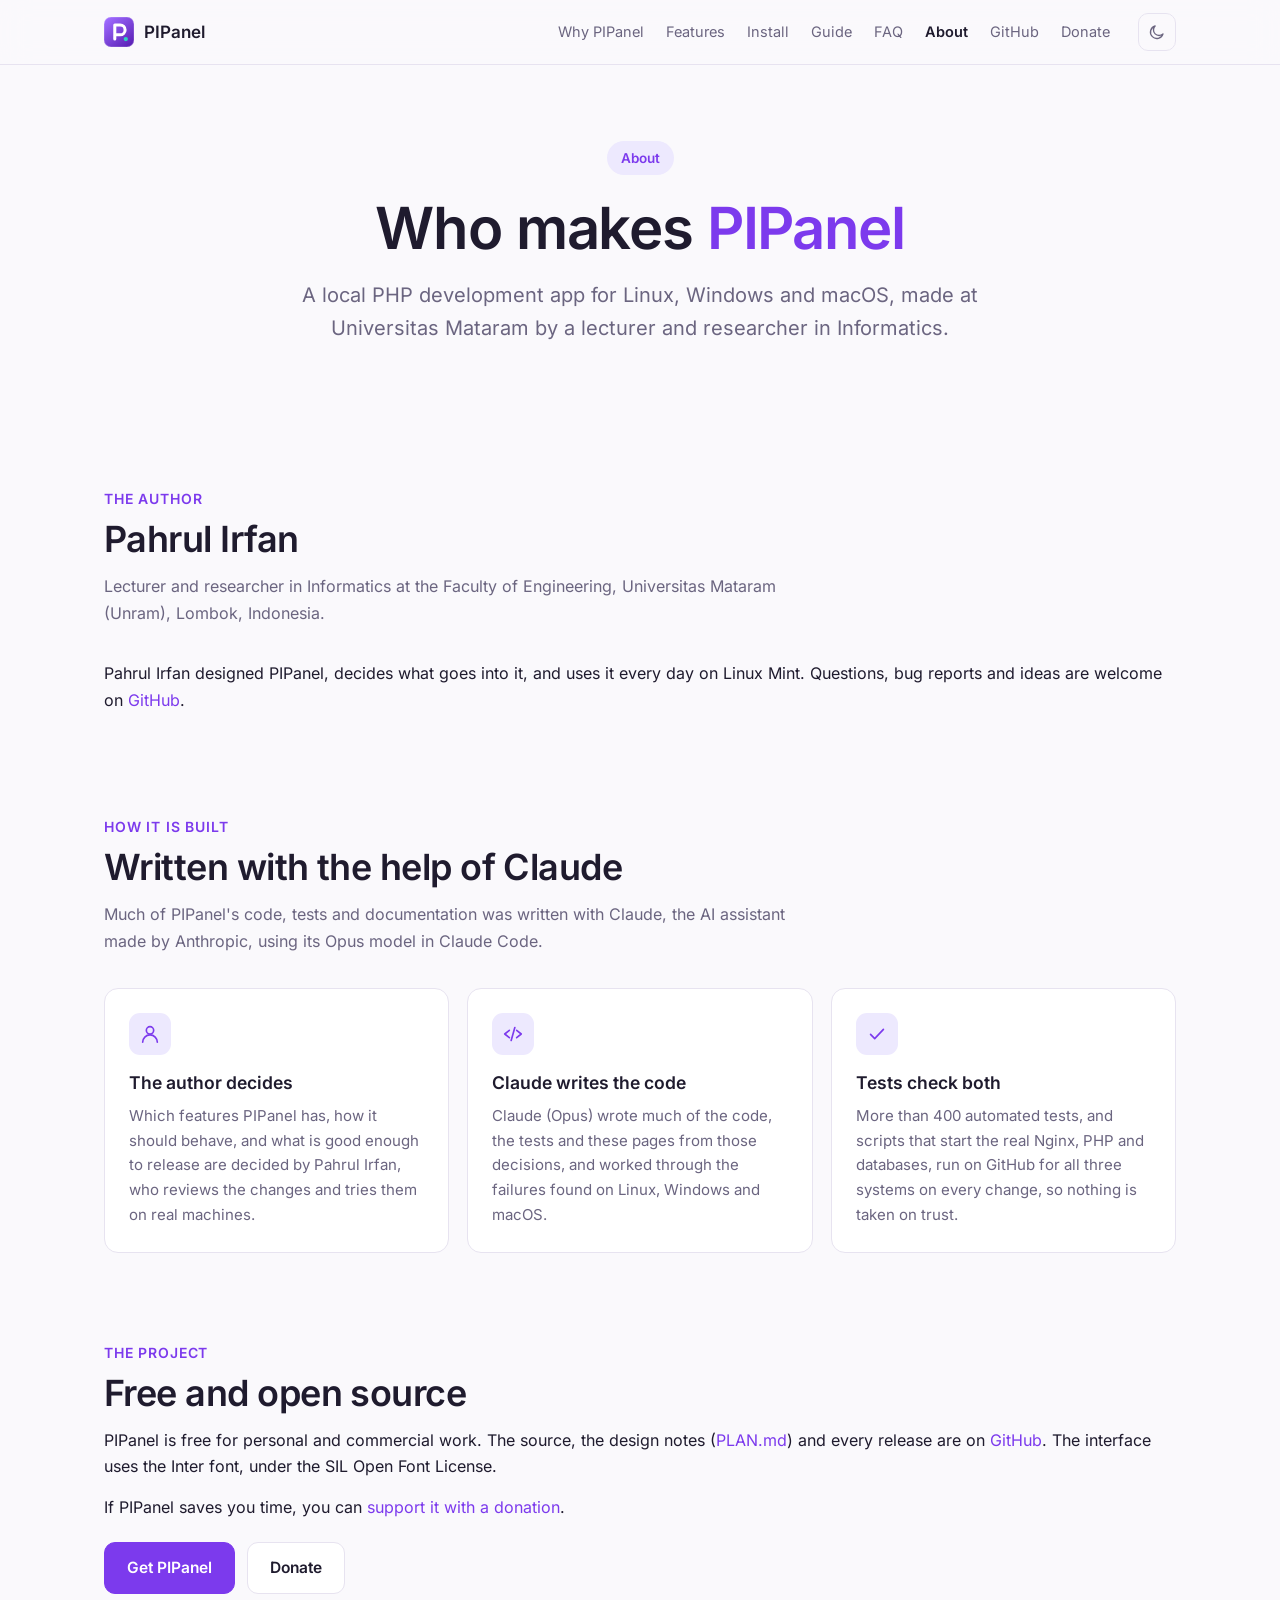
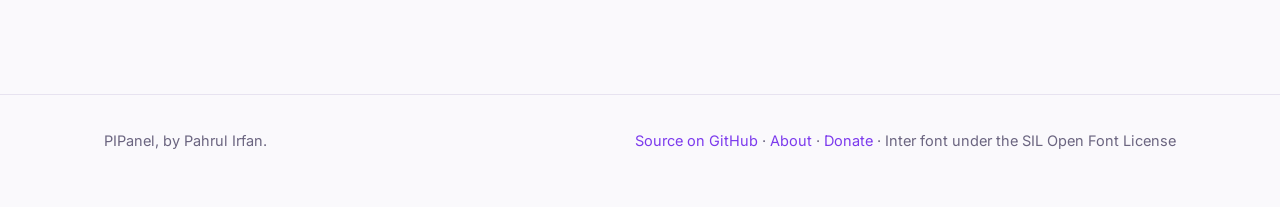
<file: docs/about.html>
<!doctype html>
<html lang="en">
<head>
<meta charset="utf-8">
<meta name="viewport" content="width=device-width, initial-scale=1">
<title>About PIPanel</title>
<meta name="description" content="Who makes PIPanel and how it is built: by Pahrul Irfan, Informatics, Faculty of Engineering, Universitas Mataram, with the help of Claude.">
<meta name="theme-color" content="#7c3aed">
<link rel="icon" type="image/svg+xml" href="assets/logo.svg">
<link rel="preload" href="assets/fonts/Inter-Regular.woff2" as="font" type="font/woff2" crossorigin>
<link rel="stylesheet" href="assets/css/site.css">
<meta property="og:title" content="About PIPanel">
<meta property="og:description" content="Who makes PIPanel and how it is built.">
<meta property="og:type" content="website">
<meta property="og:image" content="https://pahrulirfan.github.io/PHP-DevTools/assets/img/light-sites.png">
<script>/* avoid a flash of the wrong theme */ try { var t = localStorage.getItem("pipanel-theme"); if (t === "light" || t === "dark") document.documentElement.setAttribute("data-theme", t); } catch (e) {}</script>
</head>
<body>
<a class="skip" href="#main">Skip to content</a>

<header class="bar">
  <div class="wrap">
    <a class="brand" href="./"><img src="assets/logo.svg" alt="" width="30" height="30">PIPanel</a>
    <nav class="nav" id="nav" aria-label="Main">
      <a href="./#why">Why PIPanel</a>
      <a href="./#features">Features</a>
      <a href="./#install">Install</a>
      <a href="./#sites">Guide</a>
      <a href="./#faq">FAQ</a>
      <a href="about.html" aria-current="page">About</a>
      <a href="https://github.com/pahrulirfan/PHP-DevTools">GitHub</a>
      <a href="donate.html">Donate</a>
    </nav>
    <button class="icon-btn" id="theme" type="button" aria-label="Switch theme" title="Switch theme">
      <svg viewBox="0 0 24 24" fill="none" stroke="currentColor" stroke-width="1.8" stroke-linecap="round" stroke-linejoin="round" aria-hidden="true"><path d="M20 14.5A8.5 8.5 0 1 1 9.5 4a7 7 0 0 0 10.5 10.5z"/></svg>
    </button>
    <button class="icon-btn menu-btn" id="menu" type="button" aria-label="Menu" aria-expanded="false" aria-controls="nav">
      <svg viewBox="0 0 24 24" fill="none" stroke="currentColor" stroke-width="1.8" stroke-linecap="round" aria-hidden="true"><path d="M4 7h16M4 12h16M4 17h16"/></svg>
    </button>
  </div>
</header>

<main id="main">
<div class="hero">
  <div class="wrap">
    <span class="eyebrow">About</span>
    <h1>Who makes <em>PIPanel</em></h1>
    <p class="lead">A local PHP development app for Linux, Windows and macOS, made at Universitas Mataram by a lecturer and researcher in Informatics.</p>
  </div>
</div>

<section id="author">
  <div class="wrap">
    <div class="kicker">The author</div>
    <h2>Pahrul Irfan</h2>
    <p class="sub">Lecturer and researcher in Informatics at the Faculty of Engineering, Universitas Mataram (Unram), Lombok, Indonesia.</p>
    <p>Pahrul Irfan designed PIPanel, decides what goes into it, and uses it every day on Linux Mint. Questions, bug reports and ideas are welcome on <a href="https://github.com/pahrulirfan/PHP-DevTools/issues">GitHub</a>.</p>
  </div>
</section>

<section id="how-built">
  <div class="wrap">
    <div class="kicker">How it is built</div>
    <h2>Written with the help of Claude</h2>
    <p class="sub">Much of PIPanel's code, tests and documentation was written with Claude, the AI assistant made by Anthropic, using its Opus model in Claude Code.</p>
    <div class="grid">
      <div class="card"><div class="ico"><svg viewBox="0 0 24 24" fill="none" stroke="currentColor" stroke-width="1.8" stroke-linecap="round" stroke-linejoin="round"><circle cx="12" cy="8" r="4"/><path d="M4 21a8 8 0 0 1 16 0"/></svg></div>
        <h3>The author decides</h3><p>Which features PIPanel has, how it should behave, and what is good enough to release are decided by Pahrul Irfan, who reviews the changes and tries them on real machines.</p></div>
      <div class="card"><div class="ico"><svg viewBox="0 0 24 24" fill="none" stroke="currentColor" stroke-width="1.8" stroke-linecap="round" stroke-linejoin="round"><path d="m8 8-5 4 5 4"/><path d="m16 8 5 4-5 4"/><path d="m14 5-4 14"/></svg></div>
        <h3>Claude writes the code</h3><p>Claude (Opus) wrote much of the code, the tests and these pages from those decisions, and worked through the failures found on Linux, Windows and macOS.</p></div>
      <div class="card"><div class="ico"><svg viewBox="0 0 24 24" fill="none" stroke="currentColor" stroke-width="1.8" stroke-linecap="round" stroke-linejoin="round"><path d="m5 12.5 4.5 4.5L19 7"/></svg></div>
        <h3>Tests check both</h3><p>More than 400 automated tests, and scripts that start the real Nginx, PHP and databases, run on GitHub for all three systems on every change, so nothing is taken on trust.</p></div>
    </div>
  </div>
</section>

<section id="project">
  <div class="wrap">
    <div class="kicker">The project</div>
    <h2>Free and open source</h2>
    <p>PIPanel is free for personal and commercial work. The source, the design notes (<a href="https://github.com/pahrulirfan/PHP-DevTools/blob/main/PLAN.md">PLAN.md</a>) and every release are on <a href="https://github.com/pahrulirfan/PHP-DevTools">GitHub</a>. The interface uses the Inter font, under the SIL Open Font License.</p>
    <p>If PIPanel saves you time, you can <a href="donate.html">support it with a donation</a>.</p>
    <div class="cta" style="justify-content:flex-start;margin-top:22px">
      <a class="btn primary" href="./#install">Get PIPanel</a>
      <a class="btn" href="donate.html">Donate</a>
    </div>
  </div>
</section>
</main>

<footer>
  <div class="wrap">
    <span>PIPanel, by Pahrul Irfan.</span>
    <span><a href="https://github.com/pahrulirfan/PHP-DevTools">Source on GitHub</a> · <a href="about.html">About</a> · <a href="donate.html">Donate</a> · Inter font under the SIL Open Font License</span>
  </div>
</footer>

<script src="assets/js/site.js" defer></script>
</body>
</html>
</file>
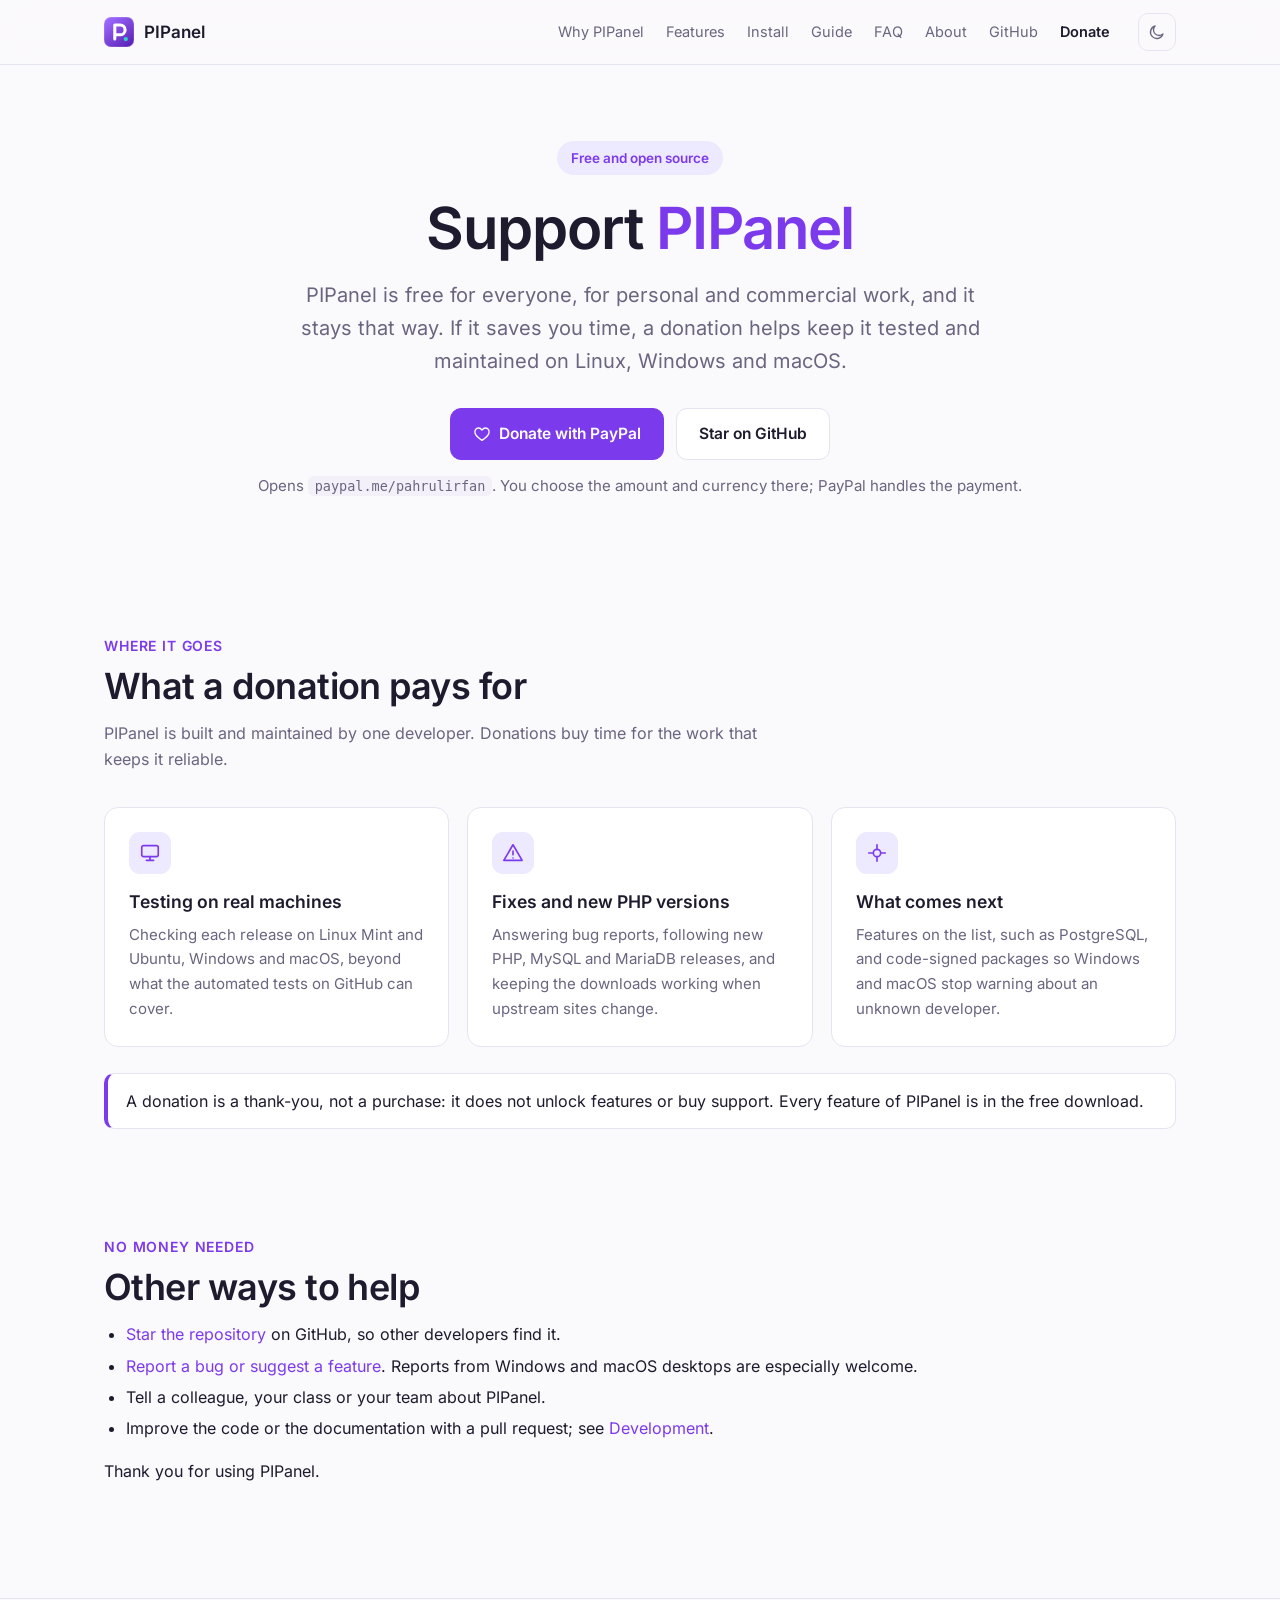
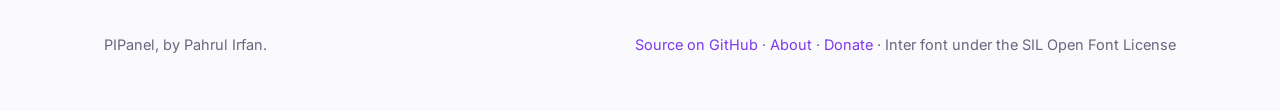
<file: docs/donate.html>
<!doctype html>
<html lang="en">
<head>
<meta charset="utf-8">
<meta name="viewport" content="width=device-width, initial-scale=1">
<title>Support PIPanel</title>
<meta name="description" content="PIPanel is free and open source. A donation through PayPal helps keep it maintained on Linux, Windows and macOS.">
<meta name="theme-color" content="#7c3aed">
<link rel="icon" type="image/svg+xml" href="assets/logo.svg">
<link rel="preload" href="assets/fonts/Inter-Regular.woff2" as="font" type="font/woff2" crossorigin>
<link rel="stylesheet" href="assets/css/site.css">
<meta property="og:title" content="Support PIPanel">
<meta property="og:description" content="PIPanel is free and open source. A donation helps keep it maintained.">
<meta property="og:type" content="website">
<meta property="og:image" content="https://pahrulirfan.github.io/PHP-DevTools/assets/img/light-sites.png">
<script>/* avoid a flash of the wrong theme */ try { var t = localStorage.getItem("pipanel-theme"); if (t === "light" || t === "dark") document.documentElement.setAttribute("data-theme", t); } catch (e) {}</script>
</head>
<body>
<a class="skip" href="#main">Skip to content</a>

<header class="bar">
  <div class="wrap">
    <a class="brand" href="./"><img src="assets/logo.svg" alt="" width="30" height="30">PIPanel</a>
    <nav class="nav" id="nav" aria-label="Main">
      <a href="./#why">Why PIPanel</a>
      <a href="./#features">Features</a>
      <a href="./#install">Install</a>
      <a href="./#sites">Guide</a>
      <a href="./#faq">FAQ</a>
      <a href="about.html">About</a>
      <a href="https://github.com/pahrulirfan/PHP-DevTools">GitHub</a>
      <a href="donate.html" aria-current="page">Donate</a>
    </nav>
    <button class="icon-btn" id="theme" type="button" aria-label="Switch theme" title="Switch theme">
      <svg viewBox="0 0 24 24" fill="none" stroke="currentColor" stroke-width="1.8" stroke-linecap="round" stroke-linejoin="round" aria-hidden="true"><path d="M20 14.5A8.5 8.5 0 1 1 9.5 4a7 7 0 0 0 10.5 10.5z"/></svg>
    </button>
    <button class="icon-btn menu-btn" id="menu" type="button" aria-label="Menu" aria-expanded="false" aria-controls="nav">
      <svg viewBox="0 0 24 24" fill="none" stroke="currentColor" stroke-width="1.8" stroke-linecap="round" aria-hidden="true"><path d="M4 7h16M4 12h16M4 17h16"/></svg>
    </button>
  </div>
</header>

<main id="main">
<div class="hero">
  <div class="wrap">
    <span class="eyebrow">Free and open source</span>
    <h1>Support <em>PIPanel</em></h1>
    <p class="lead">PIPanel is free for everyone, for personal and commercial work, and it stays that way. If it saves you time, a donation helps keep it tested and maintained on Linux, Windows and macOS.</p>
    <div class="cta">
      <a class="btn primary" href="https://paypal.me/pahrulirfan" rel="noopener">
        <svg width="18" height="18" viewBox="0 0 24 24" fill="none" stroke="currentColor" stroke-width="1.8" stroke-linecap="round" stroke-linejoin="round" aria-hidden="true"><path d="M12 20.5s-7.5-4.6-9.2-9.4C1.6 7.6 3.9 4 7.4 4c2 0 3.5 1.1 4.6 2.7C13.1 5.1 14.6 4 16.6 4c3.5 0 5.8 3.6 4.6 7.1-1.7 4.8-9.2 9.4-9.2 9.4z"/></svg>
        Donate with PayPal</a>
      <a class="btn" href="https://github.com/pahrulirfan/PHP-DevTools">Star on GitHub</a>
    </div>
    <p class="caption">Opens <code>paypal.me/pahrulirfan</code>. You choose the amount and currency there; PayPal handles the payment.</p>
  </div>
</div>

<section id="where">
  <div class="wrap">
    <div class="kicker">Where it goes</div>
    <h2>What a donation pays for</h2>
    <p class="sub">PIPanel is built and maintained by one developer. Donations buy time for the work that keeps it reliable.</p>
    <div class="grid">
      <div class="card"><div class="ico"><svg viewBox="0 0 24 24" fill="none" stroke="currentColor" stroke-width="1.8" stroke-linecap="round" stroke-linejoin="round"><rect x="3" y="4" width="18" height="12" rx="2"/><path d="M8 20h8M12 16v4"/></svg></div>
        <h3>Testing on real machines</h3><p>Checking each release on Linux Mint and Ubuntu, Windows and macOS, beyond what the automated tests on GitHub can cover.</p></div>
      <div class="card"><div class="ico"><svg viewBox="0 0 24 24" fill="none" stroke="currentColor" stroke-width="1.8" stroke-linecap="round" stroke-linejoin="round"><path d="M12 3 2 20h20z"/><path d="M12 10v4M12 17.5h.01"/></svg></div>
        <h3>Fixes and new PHP versions</h3><p>Answering bug reports, following new PHP, MySQL and MariaDB releases, and keeping the downloads working when upstream sites change.</p></div>
      <div class="card"><div class="ico"><svg viewBox="0 0 24 24" fill="none" stroke="currentColor" stroke-width="1.8" stroke-linecap="round" stroke-linejoin="round"><path d="M12 3v4M12 17v4M3 12h4M17 12h4"/><circle cx="12" cy="12" r="4"/></svg></div>
        <h3>What comes next</h3><p>Features on the list, such as PostgreSQL, and code-signed packages so Windows and macOS stop warning about an unknown developer.</p></div>
    </div>
    <div class="note" style="margin-top:26px"><p>A donation is a thank-you, not a purchase: it does not unlock features or buy support. Every feature of PIPanel is in the free download.</p></div>
  </div>
</section>

<section id="help">
  <div class="wrap">
    <div class="kicker">No money needed</div>
    <h2>Other ways to help</h2>
    <ul>
      <li><a href="https://github.com/pahrulirfan/PHP-DevTools">Star the repository</a> on GitHub, so other developers find it.</li>
      <li><a href="https://github.com/pahrulirfan/PHP-DevTools/issues">Report a bug or suggest a feature</a>. Reports from Windows and macOS desktops are especially welcome.</li>
      <li>Tell a colleague, your class or your team about PIPanel.</li>
      <li>Improve the code or the documentation with a pull request; see <a href="./#development">Development</a>.</li>
    </ul>
    <p>Thank you for using PIPanel.</p>
  </div>
</section>
</main>

<footer>
  <div class="wrap">
    <span>PIPanel, by Pahrul Irfan.</span>
    <span><a href="https://github.com/pahrulirfan/PHP-DevTools">Source on GitHub</a> · <a href="about.html">About</a> · <a href="donate.html">Donate</a> · Inter font under the SIL Open Font License</span>
  </div>
</footer>

<script src="assets/js/site.js" defer></script>
</body>
</html>
</file>
<file: docs/assets/css/site.css>
/* PIPanel documentation site. Plain CSS, no build step, no external requests. */
@font-face { font-family: "Inter"; font-weight: 400; font-display: swap; src: url("../fonts/Inter-Regular.woff2") format("woff2"); }
@font-face { font-family: "Inter"; font-weight: 600; font-display: swap; src: url("../fonts/Inter-SemiBold.woff2") format("woff2"); }

:root {
  --bg: #faf9fc; --surface: #ffffff; --surface-2: #f3f0fa; --border: #e7e3f0;
  --text: #1f1b2e; --muted: #6b6580;
  --primary: #7c3aed; --primary-hover: #6d28d9; --primary-text: #7c3aed; --primary-soft: #ede9fe; --on-primary: #fff;
  --accent: #14b8a6; --warn-bg: #fff7e6; --warn-text: #8a5300; --code-bg: #f3f0fa;
  --shadow: 0 1px 2px rgba(31, 27, 46, .06), 0 8px 24px rgba(124, 58, 237, .08);
  --radius: 14px; --maxw: 1120px;
  color-scheme: light;
}
:root[data-theme="dark"] {
  --bg: #14111f; --surface: #1c1830; --surface-2: #251f3d; --border: #2e2848;
  --text: #edeaf7; --muted: #9a93b5;
  --primary: #7c3aed; --primary-hover: #8b5cf6; --primary-text: #a78bfa; --primary-soft: #2a2250;
  --accent: #2dd4bf; --warn-bg: #2d2412; --warn-text: #fbbf24; --code-bg: #251f3d;
  --shadow: 0 1px 2px rgba(0, 0, 0, .4), 0 8px 24px rgba(0, 0, 0, .35);
  color-scheme: dark;
}
@media (prefers-color-scheme: dark) {
  :root:not([data-theme="light"]) {
    --bg: #14111f; --surface: #1c1830; --surface-2: #251f3d; --border: #2e2848;
    --text: #edeaf7; --muted: #9a93b5;
    --primary-hover: #8b5cf6; --primary-text: #a78bfa; --primary-soft: #2a2250;
    --accent: #2dd4bf; --warn-bg: #2d2412; --warn-text: #fbbf24; --code-bg: #251f3d;
    --shadow: 0 1px 2px rgba(0, 0, 0, .4), 0 8px 24px rgba(0, 0, 0, .35);
    color-scheme: dark;
  }
}

* { box-sizing: border-box; }
html { scroll-behavior: smooth; scroll-padding-top: 84px; }
body {
  margin: 0; background: var(--bg); color: var(--text); line-height: 1.65; font-size: 16px;
  font-family: "Inter", system-ui, -apple-system, "Segoe UI", Roboto, "Noto Sans", sans-serif;
  -webkit-font-smoothing: antialiased;
}
img { max-width: 100%; height: auto; display: block; }
a { color: var(--primary-text); text-decoration: none; }
a:hover { text-decoration: underline; }
:focus-visible { outline: 2px solid var(--primary); outline-offset: 3px; border-radius: 6px; }
.skip { position: absolute; left: -999px; top: 8px; background: var(--primary); color: #fff; padding: 8px 14px; border-radius: 8px; z-index: 100; }
.skip:focus { left: 8px; }
.wrap { width: 100%; max-width: var(--maxw); margin: 0 auto; padding: 0 24px; }

/* ---------- top bar ---------- */
.bar { position: sticky; top: 0; z-index: 50; backdrop-filter: saturate(160%) blur(14px);
  background: color-mix(in srgb, var(--bg) 82%, transparent); border-bottom: 1px solid var(--border); }
.bar .wrap { display: flex; align-items: center; gap: 28px; height: 64px; }
.brand { display: flex; align-items: center; gap: 10px; font-weight: 600; font-size: 17px; color: var(--text); }
.brand:hover { text-decoration: none; }
.brand img { width: 30px; height: 30px; }
.nav { display: flex; gap: 22px; margin-left: auto; align-items: center; }
.nav a { color: var(--muted); font-size: 14.5px; }
.nav a:hover { color: var(--text); text-decoration: none; }
.nav a[aria-current="page"] { color: var(--text); font-weight: 600; }
.icon-btn { background: transparent; border: 1px solid var(--border); color: var(--muted); width: 38px; height: 38px;
  border-radius: 10px; cursor: pointer; display: grid; place-items: center; }
.icon-btn:hover { background: var(--surface-2); color: var(--text); }
.icon-btn svg { width: 18px; height: 18px; }
.menu-btn { display: none; }

/* ---------- hero ---------- */
.hero { padding: 76px 0 34px; text-align: center; }
.eyebrow { display: inline-flex; gap: 8px; align-items: center; background: var(--primary-soft); color: var(--primary-text);
  border-radius: 999px; padding: 6px 14px; font-size: 13.5px; font-weight: 600; }
.hero h1 { font-size: clamp(34px, 5.4vw, 58px); line-height: 1.1; letter-spacing: -.02em; margin: 22px auto 18px; max-width: 880px; font-weight: 600; }
.hero h1 em { font-style: normal; color: var(--primary-text); }
.lead { font-size: clamp(17px, 2vw, 20px); color: var(--muted); max-width: 720px; margin: 0 auto 30px; }
.cta { display: flex; gap: 12px; justify-content: center; flex-wrap: wrap; }
.btn { display: inline-flex; align-items: center; gap: 8px; padding: 12px 22px; border-radius: 11px; font-weight: 600; font-size: 15.5px;
  border: 1px solid var(--border); color: var(--text); background: var(--surface); }
.btn:hover { background: var(--surface-2); text-decoration: none; }
.btn.primary { background: var(--primary); border-color: var(--primary); color: var(--on-primary); }
.btn.primary:hover { background: var(--primary-hover); border-color: var(--primary-hover); }
.hero-shot { margin: 54px auto 0; max-width: 1020px; border-radius: 16px; overflow: hidden; border: 1px solid var(--border); box-shadow: var(--shadow);
  background: var(--surface); }
.facts { display: flex; justify-content: center; gap: 12px 30px; flex-wrap: wrap; color: var(--muted); font-size: 14.5px; margin-top: 30px; list-style: none; padding: 0; }
.facts li::before { content: "✓"; color: var(--accent); font-weight: 600; margin-right: 8px; }

/* ---------- sections ---------- */
section { padding: 78px 0 10px; }
.kicker { color: var(--primary-text); font-weight: 600; font-size: 14px; letter-spacing: .06em; text-transform: uppercase; }
h1, h2 { text-wrap: balance; }
h2 { font-size: clamp(26px, 3.4vw, 36px); letter-spacing: -.015em; line-height: 1.2; margin: 8px 0 12px; font-weight: 600; }
h3 { font-size: 19px; margin: 34px 0 8px; font-weight: 600; }
h4 { font-size: 16px; margin: 22px 0 6px; font-weight: 600; }
.sub { color: var(--muted); max-width: 700px; margin: 0 0 34px; }
p { margin: 0 0 14px; } ul, ol { padding-left: 22px; margin: 0 0 16px; } li { margin: 5px 0; }

.grid { display: grid; gap: 18px; grid-template-columns: repeat(3, 1fr); }
.card { background: var(--surface); border: 1px solid var(--border); border-radius: var(--radius); padding: 24px; }
.card h3 { margin: 14px 0 6px; font-size: 17.5px; }
.card p { color: var(--muted); margin: 0; font-size: 15px; }
.ico { width: 42px; height: 42px; border-radius: 11px; background: var(--primary-soft); color: var(--primary-text); display: grid; place-items: center; }
.ico svg { width: 22px; height: 22px; }

/* how it works */
.flow { display: flex; align-items: stretch; gap: 10px; flex-wrap: wrap; }
.step { flex: 1 1 150px; background: var(--surface); border: 1px solid var(--border); border-radius: 12px; padding: 16px; text-align: center; font-size: 14.5px; }
.step b { display: block; font-size: 15px; margin-bottom: 4px; }
.step small { color: var(--muted); }
.arrow { align-self: center; color: var(--muted); font-size: 20px; }

/* screenshots */
.tabs { display: flex; gap: 8px; flex-wrap: wrap; margin-bottom: 18px; }
.tab { background: var(--surface); border: 1px solid var(--border); color: var(--muted); padding: 8px 15px; border-radius: 999px; cursor: pointer;
  font: inherit; font-size: 14px; }
.tab:hover { color: var(--text); background: var(--surface-2); }
.tab[aria-selected="true"] { background: var(--primary); border-color: var(--primary); color: var(--on-primary); font-weight: 600; }
.shot { text-align: center; border: 1px solid var(--border); border-radius: 16px; overflow: hidden; box-shadow: var(--shadow); background: var(--surface); }
.caption { color: var(--muted); font-size: 15px; margin: 14px 4px 0; min-height: 3.2em; }

/* docs layout */
.docs { display: grid; grid-template-columns: 220px minmax(0, 1fr); gap: 54px; }
.toc { position: sticky; top: 92px; align-self: start; font-size: 14.5px; max-height: calc(100vh - 110px); overflow: auto; }
.toc a { display: block; color: var(--muted); padding: 5px 12px; border-left: 2px solid var(--border); }
.toc a:hover { color: var(--text); text-decoration: none; }
.toc a.on { color: var(--primary-text); border-left-color: var(--primary); font-weight: 600; }
.doc h2 { margin-top: 56px; padding-top: 8px; } .doc h2:first-child { margin-top: 0; }
.doc .shot { margin: 18px 0 8px; }
code { background: var(--code-bg); padding: 2px 7px; border-radius: 6px; font-size: .9em; font-family: ui-monospace, "SF Mono", Menlo, Consolas, "DejaVu Sans Mono", monospace; }
pre { background: var(--code-bg); border: 1px solid var(--border); border-radius: 12px; padding: 16px 18px; overflow: auto; position: relative; margin: 0 0 18px; }
pre code { background: none; padding: 0; font-size: 13.5px; line-height: 1.7; }
.copy { position: absolute; top: 8px; right: 8px; font: inherit; font-size: 12.5px; background: var(--surface); color: var(--muted); border: 1px solid var(--border);
  border-radius: 8px; padding: 4px 10px; cursor: pointer; }
.copy:hover { color: var(--text); }
.note { border: 1px solid var(--border); border-left: 4px solid var(--primary); background: var(--surface); border-radius: 10px; padding: 14px 18px; margin: 0 0 18px; }
.note.warn { border-left-color: #f59e0b; background: var(--warn-bg); color: var(--warn-text); }
.note p { margin: 0; } .note p + p { margin-top: 8px; }
table { width: 100%; border-collapse: collapse; margin: 0 0 20px; font-size: 14.5px; }
th, td { text-align: left; padding: 10px 12px; border-bottom: 1px solid var(--border); vertical-align: top; }
th { color: var(--muted); font-weight: 600; font-size: 13px; text-transform: uppercase; letter-spacing: .04em; }
.table-wrap { overflow-x: auto; }
details { background: var(--surface); border: 1px solid var(--border); border-radius: 12px; padding: 4px 18px; margin: 0 0 12px; }
summary { cursor: pointer; font-weight: 600; padding: 12px 0; }
details[open] summary { margin-bottom: 4px; }
kbd { background: var(--surface-2); border: 1px solid var(--border); border-bottom-width: 2px; border-radius: 6px; padding: 1px 7px; font-size: .88em; }

footer { margin-top: 90px; border-top: 1px solid var(--border); padding: 34px 0 54px; color: var(--muted); font-size: 14.5px; }
footer .wrap { display: flex; justify-content: space-between; gap: 20px; flex-wrap: wrap; }

/* ---------- small screens ---------- */
@media (max-width: 980px) {
  .grid { grid-template-columns: repeat(2, 1fr); }
  .docs { grid-template-columns: 1fr; gap: 0; }
  .toc { display: none; }
}
@media (max-width: 720px) {
  .wrap { padding: 0 18px; }
  .menu-btn { display: grid; margin-left: auto; }
  .nav { display: none; position: absolute; top: 64px; left: 0; right: 0; flex-direction: column; align-items: flex-start; gap: 0;
    background: var(--bg); border-bottom: 1px solid var(--border); padding: 8px 18px 16px; margin: 0; }
  .nav.open { display: flex; }
  .nav a { padding: 10px 0; width: 100%; }
  .bar .wrap { gap: 10px; }
  .grid { grid-template-columns: 1fr; }
  .hero { padding-top: 48px; }
  .arrow { display: none; }
  section { padding-top: 56px; }
}
@media (prefers-reduced-motion: reduce) { html { scroll-behavior: auto; } }
@media print { .bar, .toc, .copy { display: none; } }
</file>
